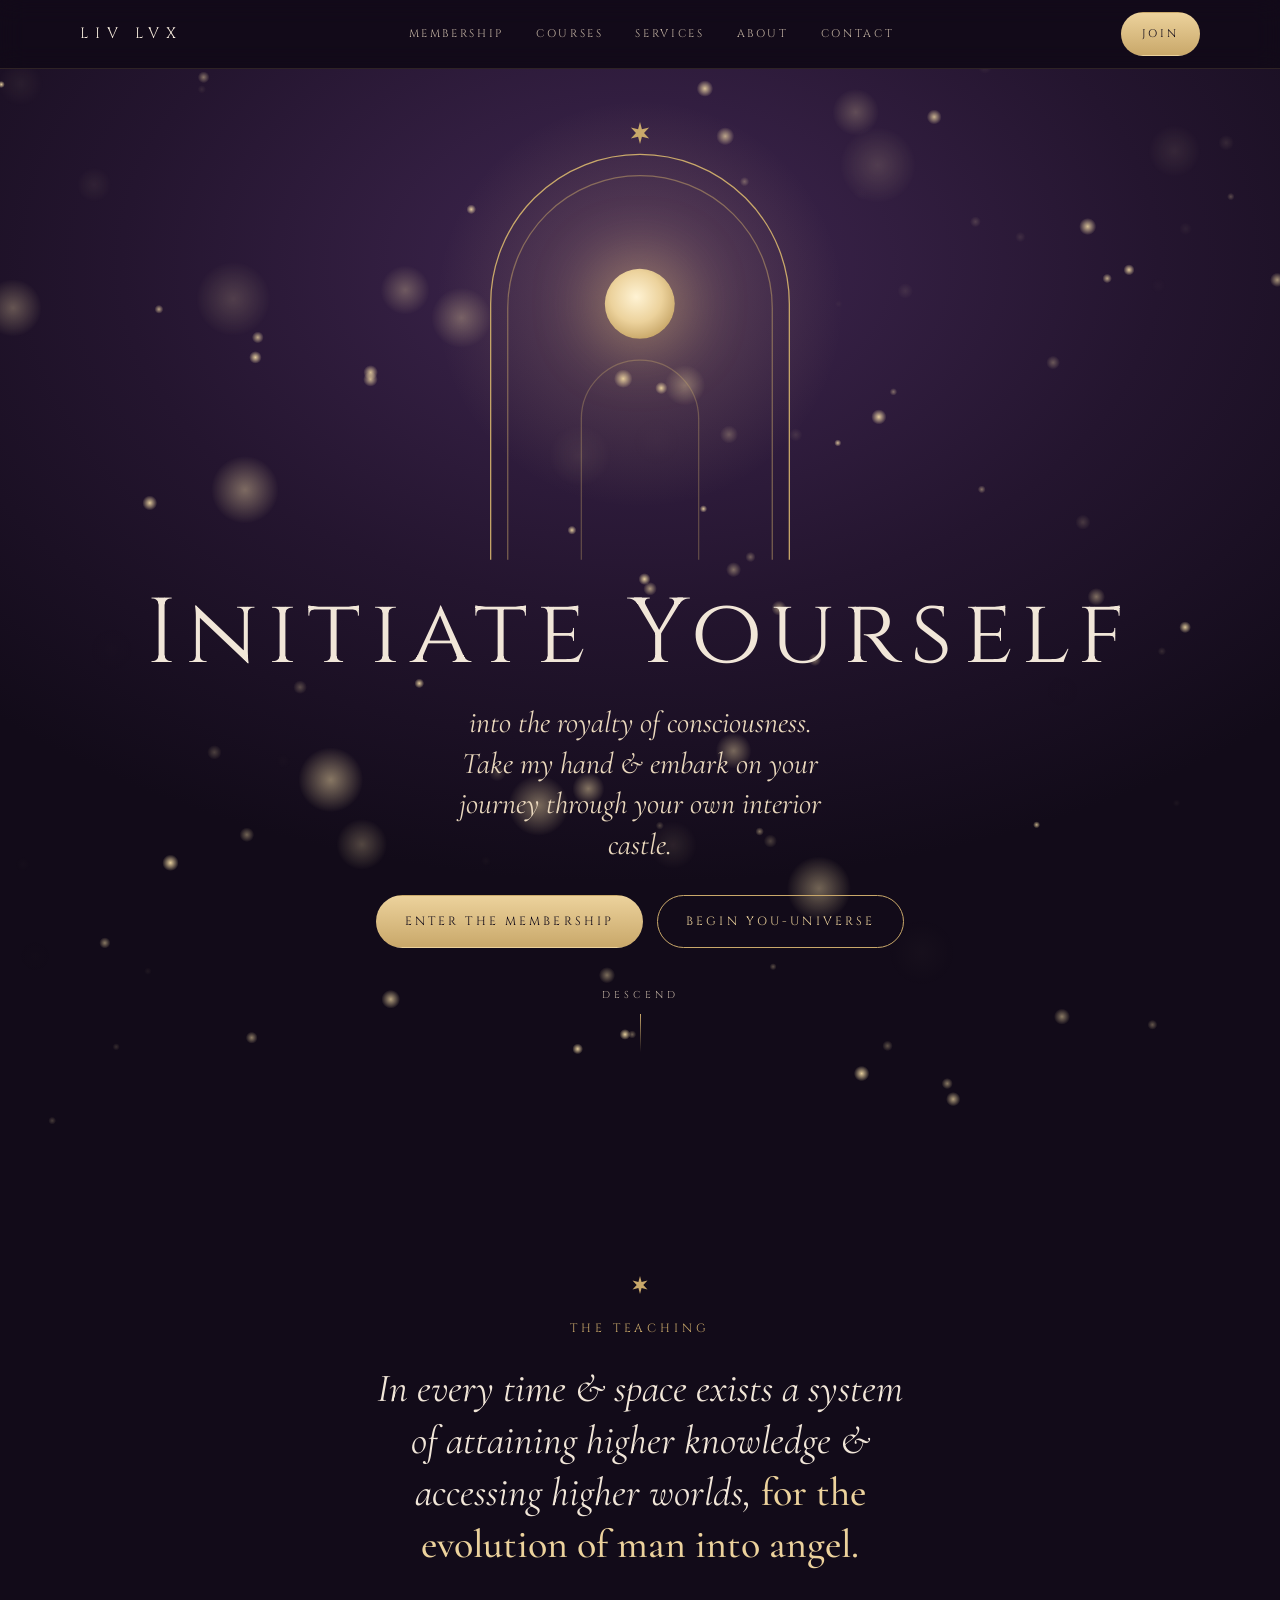
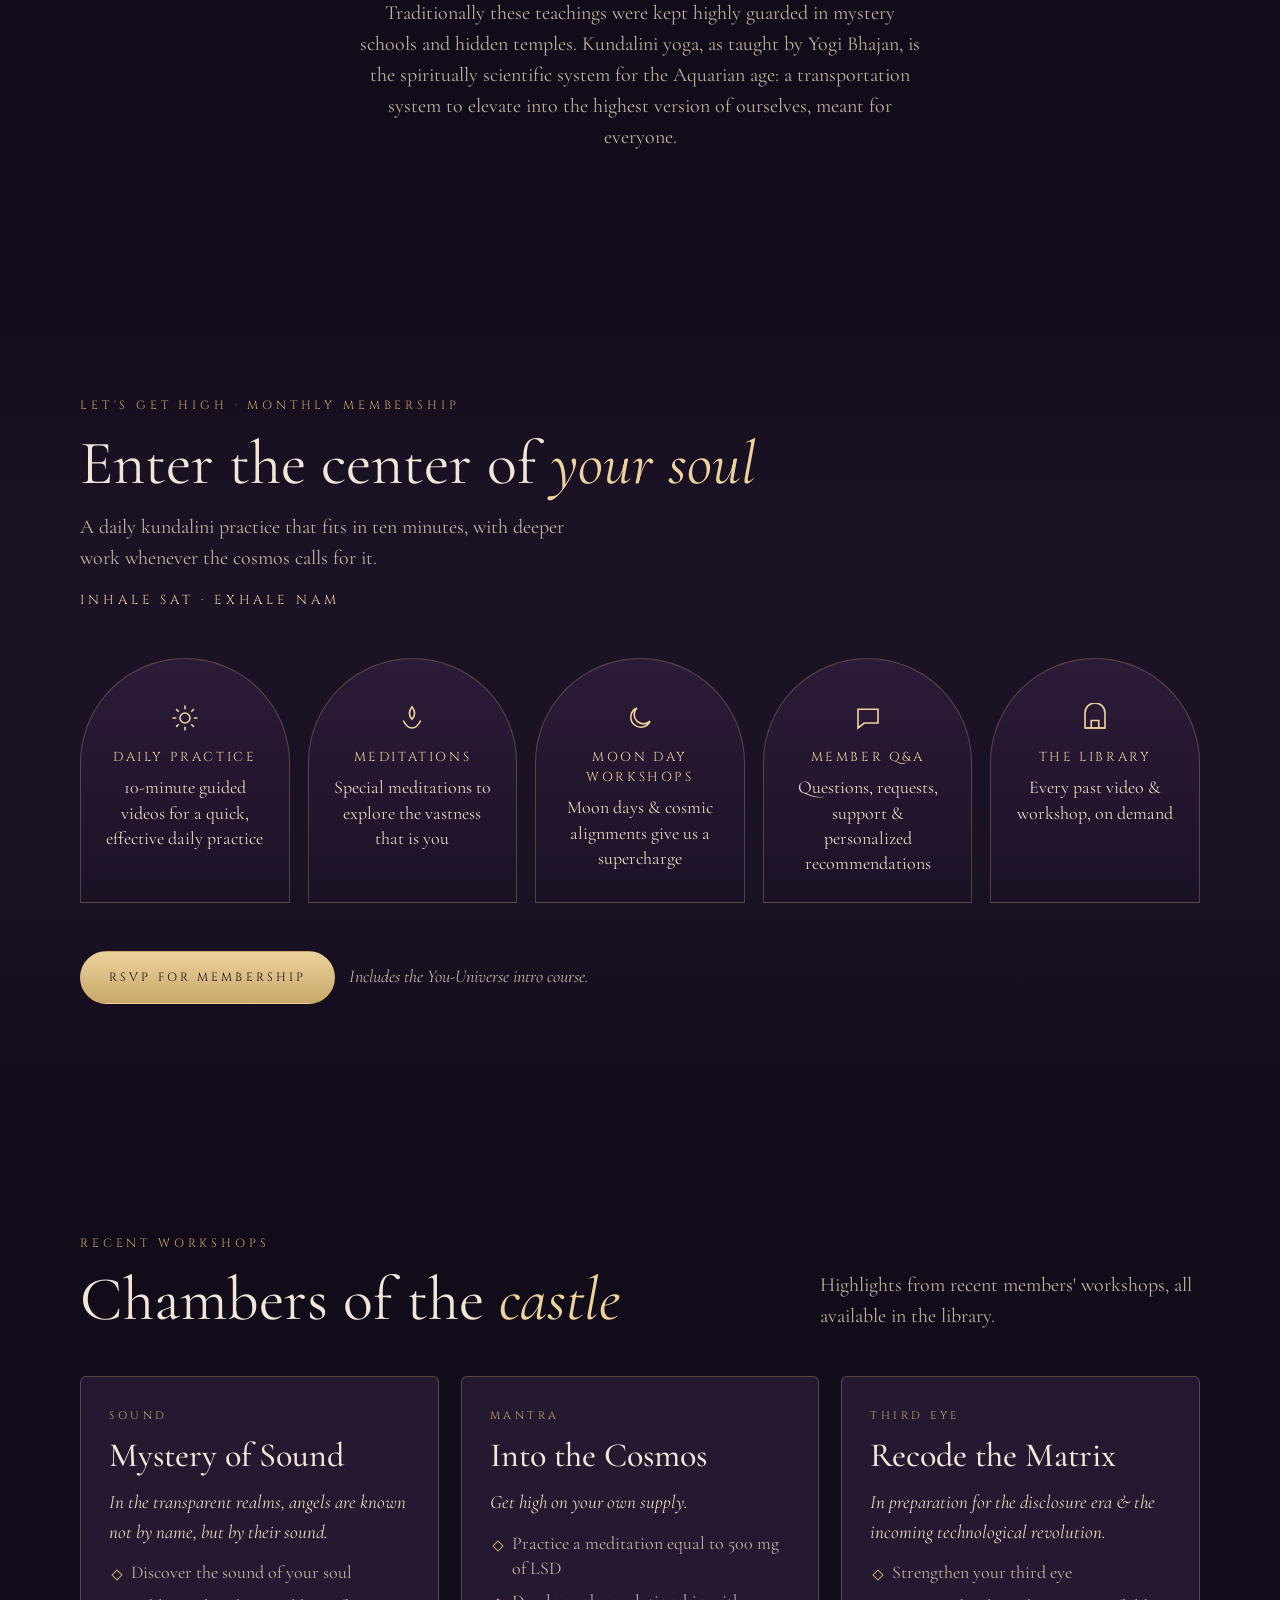
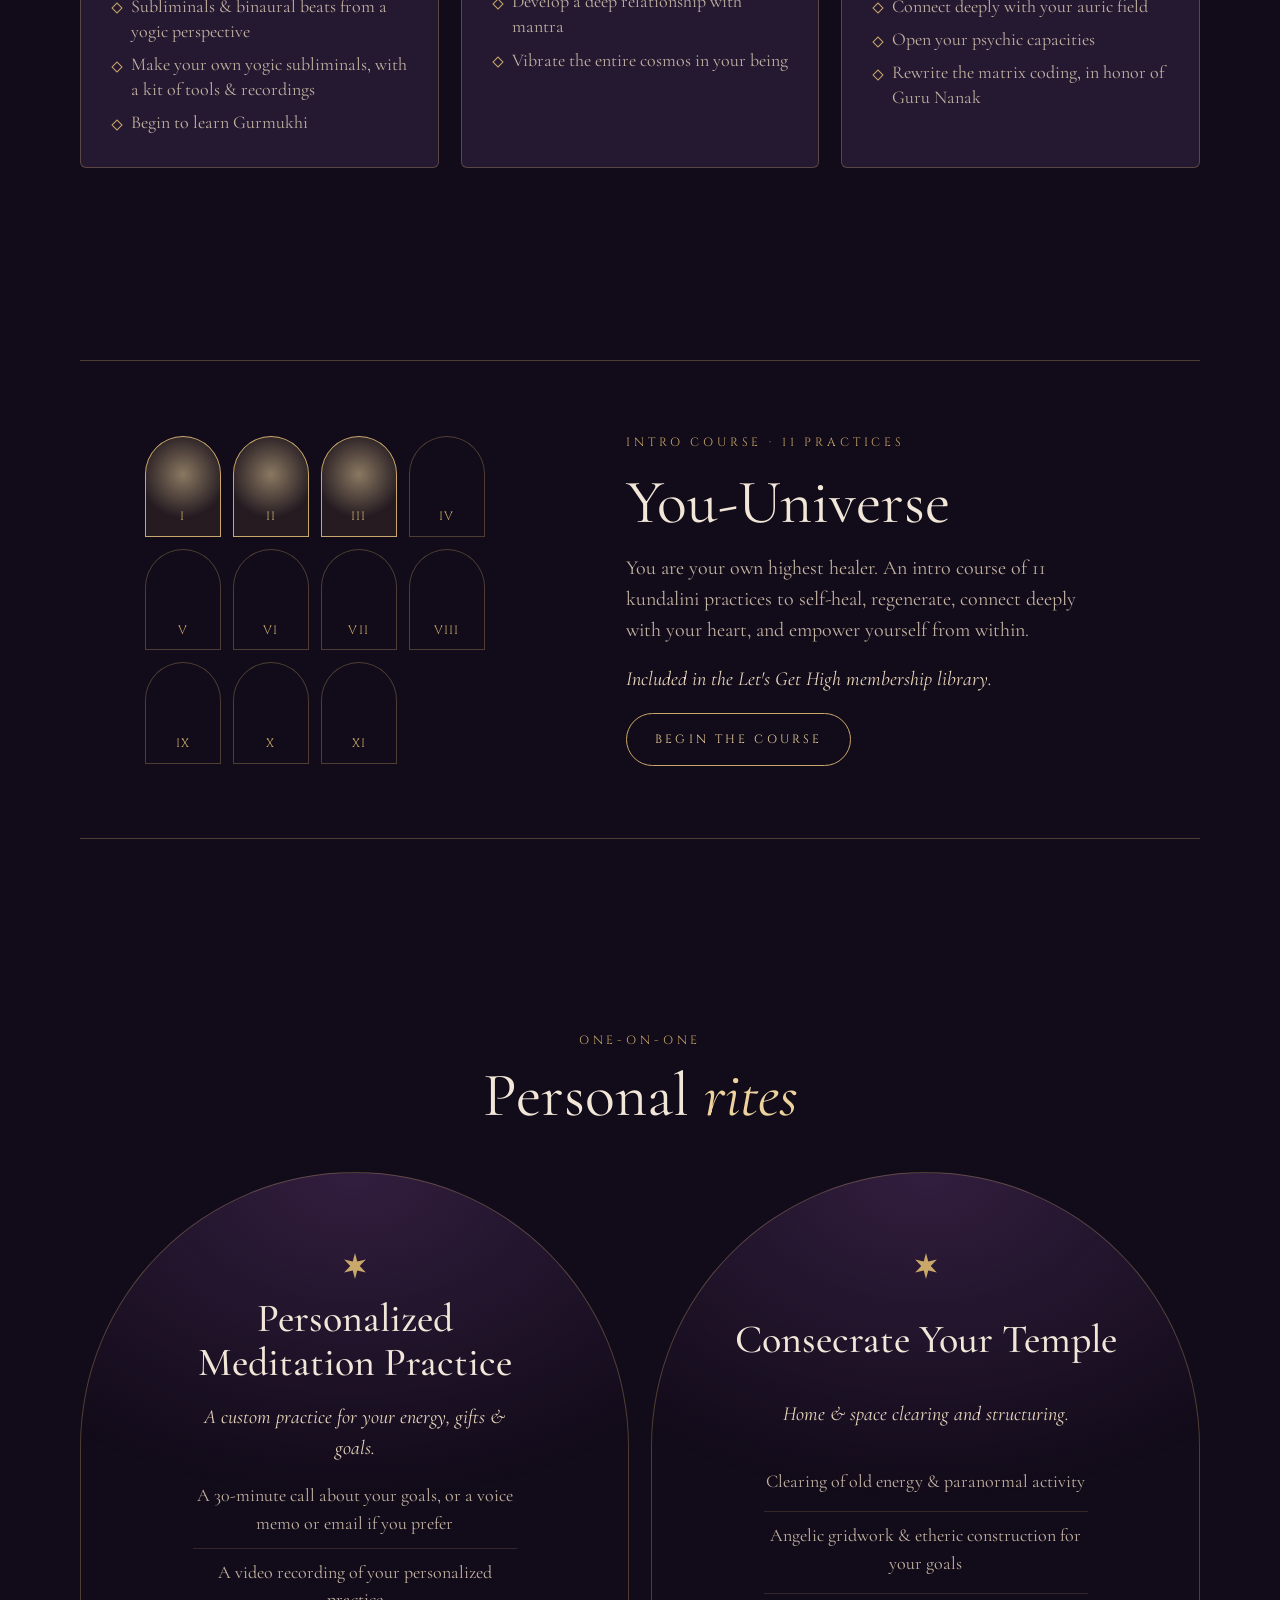
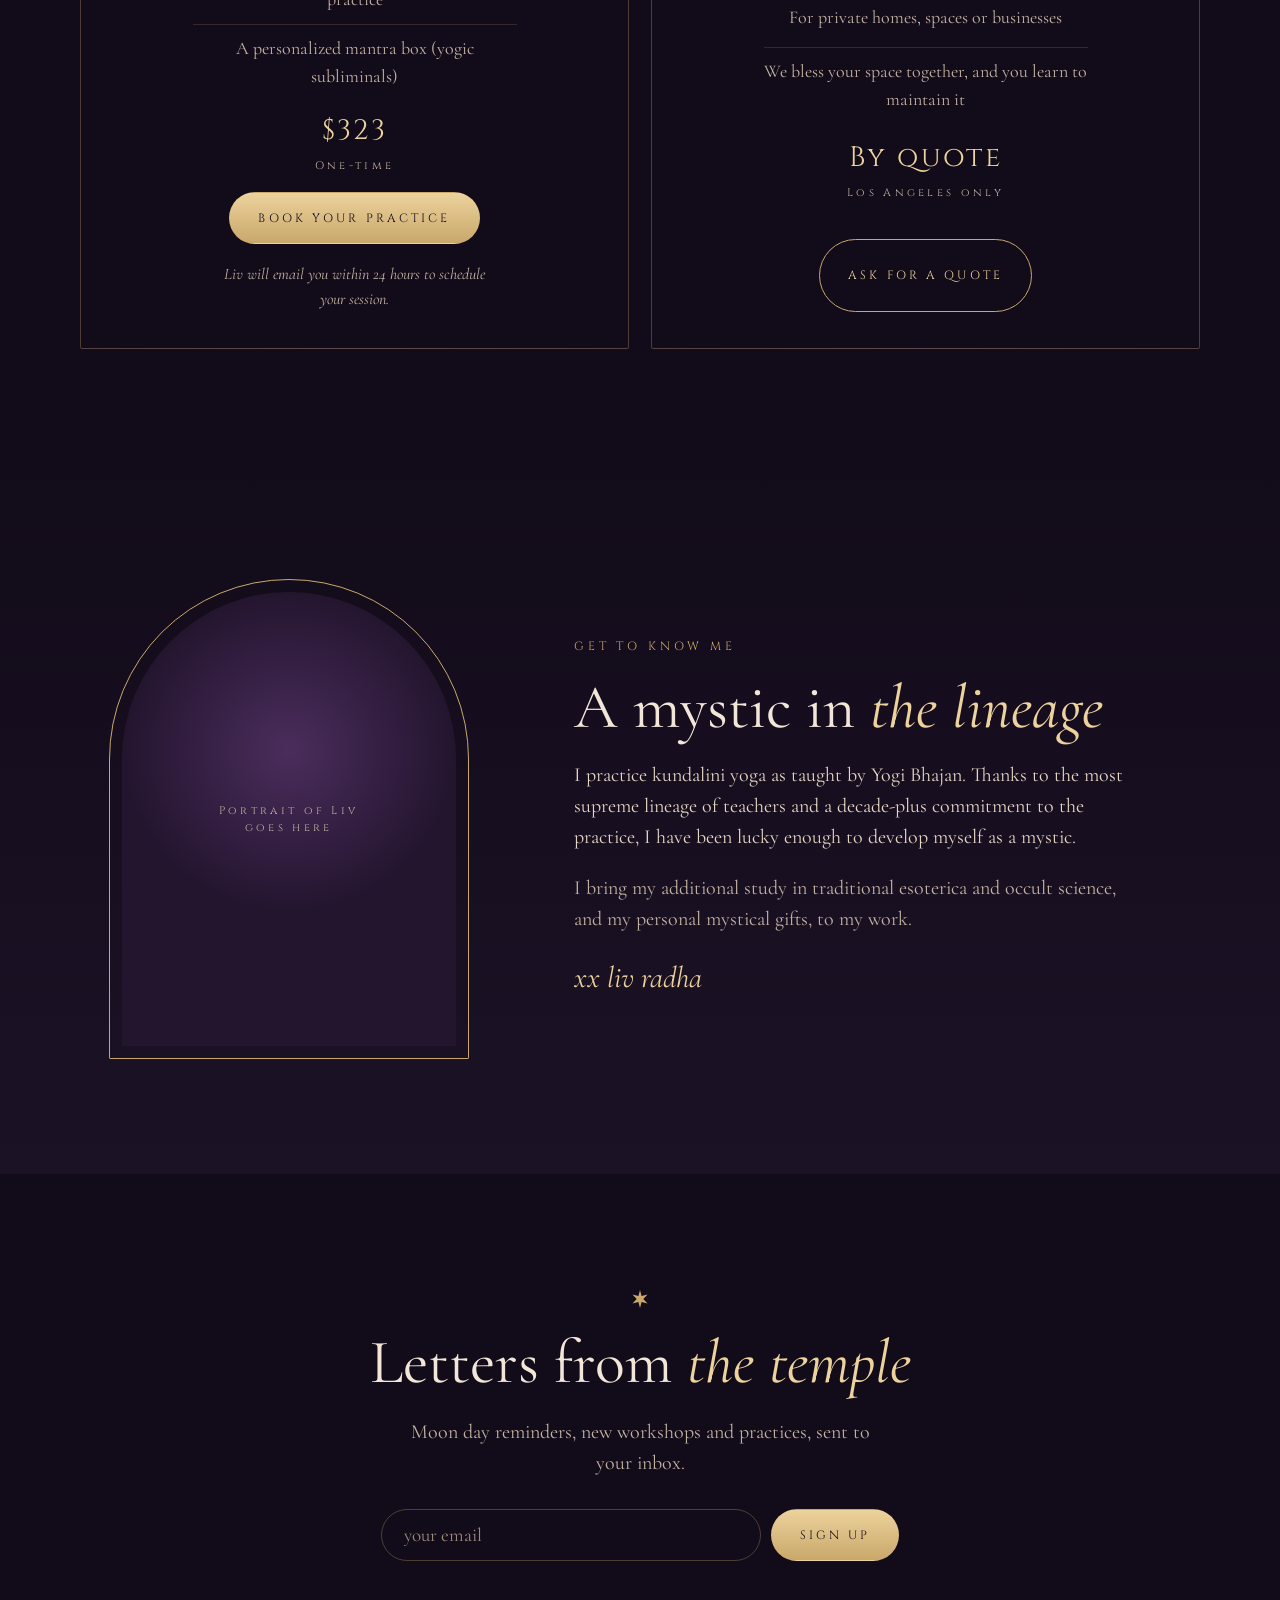
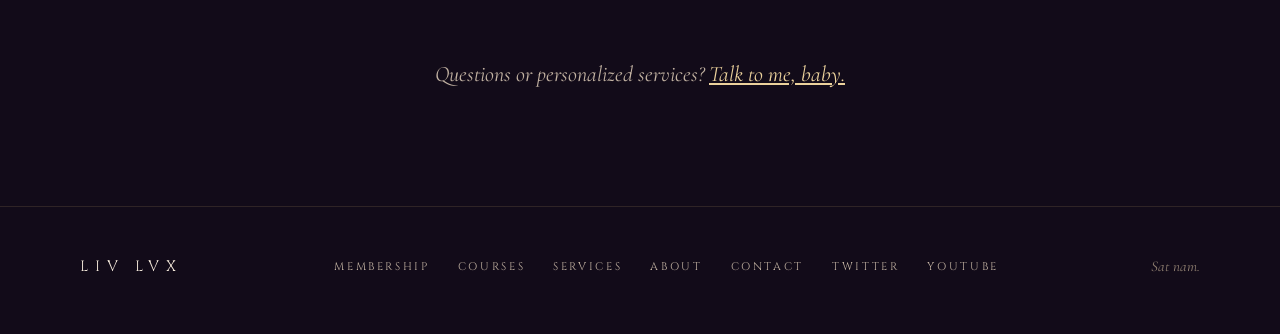
<file: index.html>
<!doctype html>
<html lang="en">
<head>
<meta charset="utf-8">
<meta name="viewport" content="width=device-width, initial-scale=1, viewport-fit=cover">
<title>LIV LVX · Kundalini yoga with Liv Radha</title>
<meta name="description" content="Initiate yourself into the royalty of consciousness. Kundalini yoga membership, courses and personal practices with Liv Radha.">
<meta property="og:title" content="LIV LVX · Kundalini yoga with Liv Radha">
<meta property="og:description" content="Initiate yourself into the royalty of consciousness. Kundalini yoga membership, courses and personal practices with Liv Radha.">
<meta property="og:type" content="website">
<meta name="theme-color" content="#120b19">
<link rel="icon" href="/favicon.svg" type="image/svg+xml">
<link rel="preconnect" href="https://fonts.googleapis.com">
<link rel="preconnect" href="https://fonts.gstatic.com" crossorigin>
<link rel="stylesheet" href="https://fonts.googleapis.com/css2?family=Cinzel:wght@400;500;600&family=Cormorant+Garamond:ital,wght@0,400;0,500;0,600;1,400;1,500&display=swap">
<link rel="stylesheet" href="/castle.css?v=4">
</head>
<body>
<a class="skip" href="#main">Skip to content</a>
<svg width="0" height="0" style="position:absolute" aria-hidden="true">
  <symbol id="star8" viewBox="0 0 24 24"><path fill="currentColor" d="M12 0l2.1 7.9L22 6l-5.6 6L22 18l-7.9-1.9L12 24l-2.1-7.9L2 18l5.6-6L2 6l7.9 1.9z"/></symbol>
</svg>
<nav class="nav gutter" aria-label="Main">
  <div class="inner">
    <a class="logo" href="/">LIV LVX</a>
    <button class="menu-toggle" type="button" aria-expanded="false" aria-controls="menu">Menu</button>
    <ul id="menu">
      <li><a href="/membership">Membership</a></li>
      <li><a href="/courses">Courses</a></li>
      <li><a href="/services">Services</a></li>
      <li><a href="/about">About</a></li>
      <li><a href="/contact">Contact</a></li>
    </ul>
    <a class="btn gold" href="/membership">Join</a>
  </div>
</nav>
<main id="main">

  <section class="gate gutter" id="top" aria-label="Welcome">
    <canvas id="dust" aria-hidden="true"></canvas>
    <div class="inner">
      <div class="arch" aria-hidden="true">
        <div class="halo"></div>
        <svg viewBox="0 0 300 400">
          <path pathLength="1" d="M10 400 V160 A140 140 0 0 1 290 160 V400"/>
          <path class="in" pathLength="1" d="M26 400 V164 A124 124 0 0 1 274 164 V400"/>
          <path class="door" pathLength="1" d="M95 400 V268 A55 55 0 0 1 205 268 V400"/>
        </svg>
        <div class="sun"></div>
        <svg class="keystone" viewBox="0 0 24 24"><use href="#star8"/></svg>
      </div>
      <h1>Initiate Yourself</h1>
      <p class="sub">into the royalty of consciousness. Take my hand &amp; embark on your journey through your own interior castle.</p>
      <div class="ctas">
        <a class="btn gold" href="/membership">Enter the membership</a>
        <a class="btn line" href="/courses">Begin You-Universe</a>
      </div>
      <a class="cue" href="#teaching">DESCEND<span></span></a>
    </div>
  </section>

  <section class="teaching gutter" id="teaching" aria-labelledby="teach-h">
    <div class="inner">
      <div class="star"><svg><use href="#star8"/></svg></div>
      <h2 id="teach-h" class="rite" style="font-family:var(--f-rite);font-size:12px">The teaching</h2>
      <blockquote>In every time &amp; space exists a system of attaining higher knowledge &amp; accessing higher worlds, <b>for the evolution of man into angel.</b></blockquote>
      <p>Traditionally these teachings were kept highly guarded in mystery schools and hidden temples. Kundalini yoga, as taught by Yogi Bhajan, is the spiritually scientific system for the Aquarian age: a transportation system to elevate into the highest version of ourselves, meant for everyone.</p>
    </div>
  </section>

  <section class="member gutter" id="membership" aria-labelledby="mem-h">
    <div class="inner">
      <header>
        <span class="rite">Let's Get High · Monthly membership</span>
        <h2 id="mem-h">Enter the center of <em>your soul</em></h2>
        <p>A daily kundalini practice that fits in ten minutes, with deeper work whenever the cosmos calls for it.</p>
        <span class="mantra">INHALE SAT · EXHALE NAM</span>
      </header>
      <div class="perks">
        <article class="perk">
          <svg viewBox="0 0 24 24" fill="none" stroke="currentColor" stroke-width="1.3"><circle cx="12" cy="12" r="4"/><path d="M12 2v3M12 19v3M2 12h3M19 12h3M4.9 4.9l2.1 2.1M17 17l2.1 2.1M4.9 19.1L7 17M17 7l2.1-2.1"/></svg>
          <h3>Daily practice</h3><p>10-minute guided videos for a quick, effective daily practice</p>
        </article>
        <article class="perk">
          <svg viewBox="0 0 24 24" fill="none" stroke="currentColor" stroke-width="1.3"><path d="M12 3c-3 4-3 7 0 10 3-3 3-6 0-10z"/><path d="M5 14c2 4 5 6 7 6s5-2 7-6"/></svg>
          <h3>Meditations</h3><p>Special meditations to explore the vastness that is you</p>
        </article>
        <article class="perk">
          <svg viewBox="0 0 24 24" fill="none" stroke="currentColor" stroke-width="1.3"><path d="M20 14.5A8 8 0 1 1 9.5 4a6.5 6.5 0 0 0 10.5 10.5z"/></svg>
          <h3>Moon day workshops</h3><p>Moon days &amp; cosmic alignments give us a supercharge</p>
        </article>
        <article class="perk">
          <svg viewBox="0 0 24 24" fill="none" stroke="currentColor" stroke-width="1.3"><path d="M4 5h16v11H9l-5 4z"/></svg>
          <h3>Member Q&amp;A</h3><p>Questions, requests, support &amp; personalized recommendations</p>
        </article>
        <article class="perk">
          <svg viewBox="0 0 24 24" fill="none" stroke="currentColor" stroke-width="1.3"><path d="M4 20V8a8 8 0 0 1 16 0v12z"/><path d="M4 20h16M9 20v-6h6v6"/></svg>
          <h3>The library</h3><p>Every past video &amp; workshop, on demand</p>
        </article>
      </div>
      <div class="ctas">
        <a class="btn gold" href="/membership">RSVP for membership</a>
        <span class="note">Includes the You-Universe intro course.</span>
      </div>
    </div>
  </section>

  <section class="workshops gutter" id="workshops" aria-labelledby="ws-h">
    <div class="inner">
      <header>
        <div style="display:grid;gap:14px"><span class="rite">Recent workshops</span><h2 id="ws-h">Chambers of the <em>castle</em></h2></div>
        <p>Highlights from recent members' workshops, all available in the library.</p>
      </header>
      <div class="ws">
        <article class="card">
          <span class="rite">Sound</span>
          <h3>Mystery of Sound</h3>
          <p class="lede">In the transparent realms, angels are known not by name, but by their sound.</p>
          <ul>
            <li>Discover the sound of your soul</li>
            <li>Subliminals &amp; binaural beats from a yogic perspective</li>
            <li>Make your own yogic subliminals, with a kit of tools &amp; recordings</li>
            <li>Begin to learn Gurmukhi</li>
          </ul>
        </article>
        <article class="card">
          <span class="rite">Mantra</span>
          <h3>Into the Cosmos</h3>
          <p class="lede">Get high on your own supply.</p>
          <ul>
            <li>Practice a meditation equal to 500 mg of LSD</li>
            <li>Develop a deep relationship with mantra</li>
            <li>Vibrate the entire cosmos in your being</li>
          </ul>
        </article>
        <article class="card">
          <span class="rite">Third eye</span>
          <h3>Recode the Matrix</h3>
          <p class="lede">In preparation for the disclosure era &amp; the incoming technological revolution.</p>
          <ul>
            <li>Strengthen your third eye</li>
            <li>Connect deeply with your auric field</li>
            <li>Open your psychic capacities</li>
            <li>Rewrite the matrix coding, in honor of Guru Nanak</li>
          </ul>
        </article>
      </div>
    </div>
  </section>

  <section class="course gutter" id="course" aria-labelledby="course-h">
    <div class="inner">
      <div class="eleven" aria-hidden="true" data-eleven=""></div>
      <div class="copy">
        <span class="rite">Intro course · 11 practices</span>
        <h2 id="course-h">You-Universe</h2>
        <p>You are your own highest healer. An intro course of 11 kundalini practices to self-heal, regenerate, connect deeply with your heart, and empower yourself from within.</p>
        <p class="inc">Included in the Let's Get High membership library.</p>
        <div><a class="btn line" href="/courses">Begin the course</a></div>
      </div>
    </div>
  </section>

  <section class="services gutter" id="services" aria-labelledby="svc-h">
    <div class="inner">
      <div style="display:grid;gap:14px;justify-items:center;text-align:center">
        <span class="rite">One-on-one</span>
        <h2 id="svc-h">Personal <em>rites</em></h2>
      </div>
      <div class="svc">
        <article class="offer">
          <svg width="26" height="26" style="color:var(--gold)" aria-hidden="true"><use href="#star8"/></svg>
          <h3>Personalized Meditation Practice</h3>
          <p class="lede">A custom practice for your energy, gifts &amp; goals.</p>
          <ul>
            <li>A 30-minute call about your goals, or a voice memo or email if you prefer</li>
            <li>A video recording of your personalized practice</li>
            <li>A personalized mantra box (yogic subliminals)</li>
          </ul>
          <div class="price">$323<small>One-time</small></div>
          <a class="btn gold" href="/services">Book your practice</a>
          <p class="fine">Liv will email you within 24 hours to schedule your session.</p>
        </article>
        <article class="offer">
          <svg width="26" height="26" style="color:var(--gold)" aria-hidden="true"><use href="#star8"/></svg>
          <h3>Consecrate Your Temple</h3>
          <p class="lede">Home &amp; space clearing and structuring.</p>
          <ul>
            <li>Clearing of old energy &amp; paranormal activity</li>
            <li>Angelic gridwork &amp; etheric construction for your goals</li>
            <li>For private homes, spaces or businesses</li>
            <li>We bless your space together, and you learn to maintain it</li>
          </ul>
          <div class="price">By quote<small>Los Angeles only</small></div>
          <a class="btn line" href="/contact">Ask for a quote</a>
        </article>
      </div>
    </div>
  </section>

  <section class="about gutter" id="about" aria-labelledby="about-h">
    <div class="inner">
      <div class="portrait"><div>Portrait of Liv<br>goes here</div></div>
      <div class="copy">
        <span class="rite">Get to know me</span>
        <h2 id="about-h">A mystic in <em>the lineage</em></h2>
        <p>I practice kundalini yoga as taught by Yogi Bhajan. Thanks to the most supreme lineage of teachers and a decade-plus commitment to the practice, I have been lucky enough to develop myself as a mystic.</p>
        <p class="small">I bring my additional study in traditional esoterica and occult science, and my personal mystical gifts, to my work.</p>
        <span class="sign">xx liv radha</span>
      </div>
    </div>
  </section>

  <section class="letter gutter" id="letter" aria-labelledby="letter-h">
    <div class="inner">
      <div class="star"><svg><use href="#star8"/></svg></div>
      <h2 id="letter-h">Letters from <em>the temple</em></h2>
      <p>Moon day reminders, new workshops and practices, sent to your inbox.</p>
      <form class="signup" id="signup" novalidate>
        <label for="email">Email address</label>
        <input id="email" name="email" type="email" autocomplete="email" placeholder="your email" required>
        <button class="btn gold" type="submit">Sign up</button>
      </form>
      <p id="signup-msg" aria-live="polite"></p>
      <p class="contact">Questions or personalized services? <a href="/contact">Talk to me, baby.</a></p>
    </div>
  </section>
</main>
<footer class="gutter">
  <div class="inner">
    <a class="logo" href="/">LIV LVX</a>
    <ul>
      <li><a href="/membership">Membership</a></li>
      <li><a href="/courses">Courses</a></li>
      <li><a href="/services">Services</a></li>
      <li><a href="/about">About</a></li>
      <li><a href="/contact">Contact</a></li>
      <li><a href="https://twitter.com/blonde">Twitter</a></li>
      <li><a href="https://www.youtube.com/@bl0nde">YouTube</a></li>
    </ul>
    <small>Sat nam.</small>
  </div>
</footer>
<script src="/castle.js?v=4"></script>
</body>
</html>
</file>
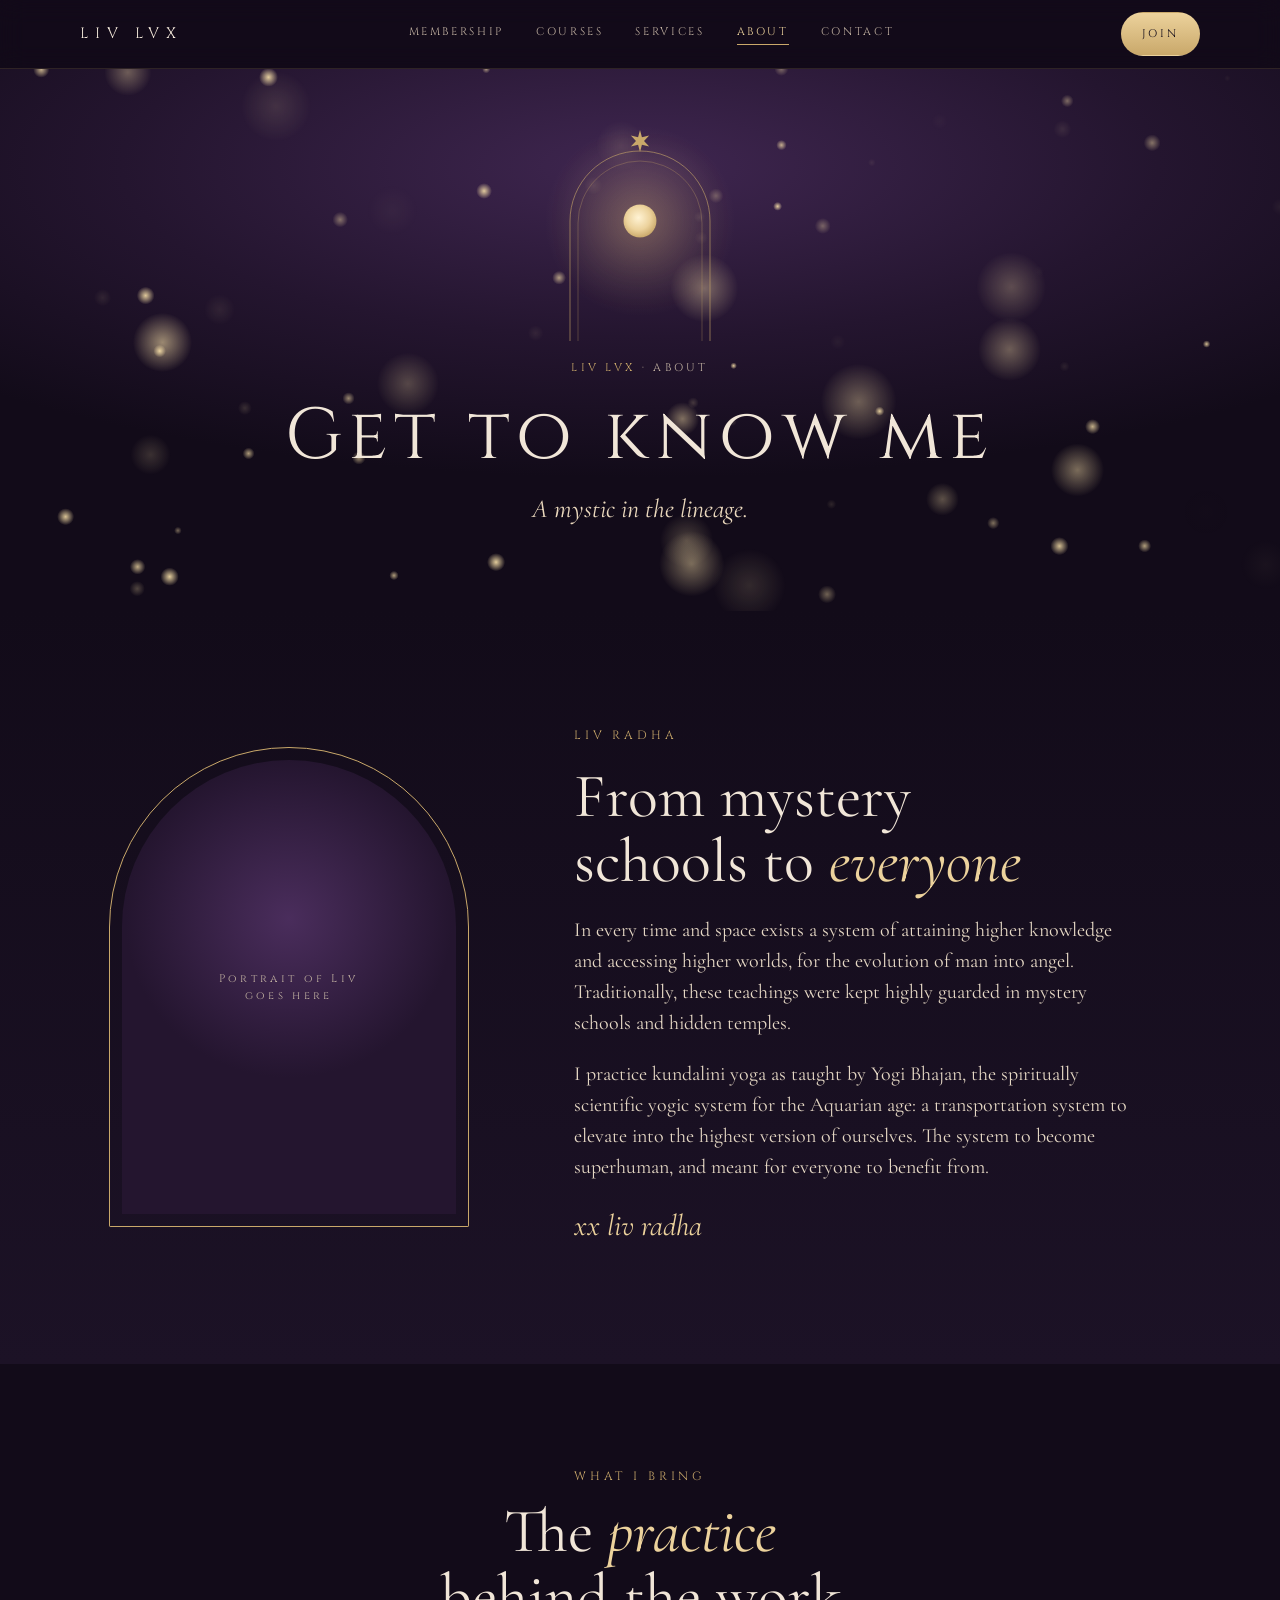
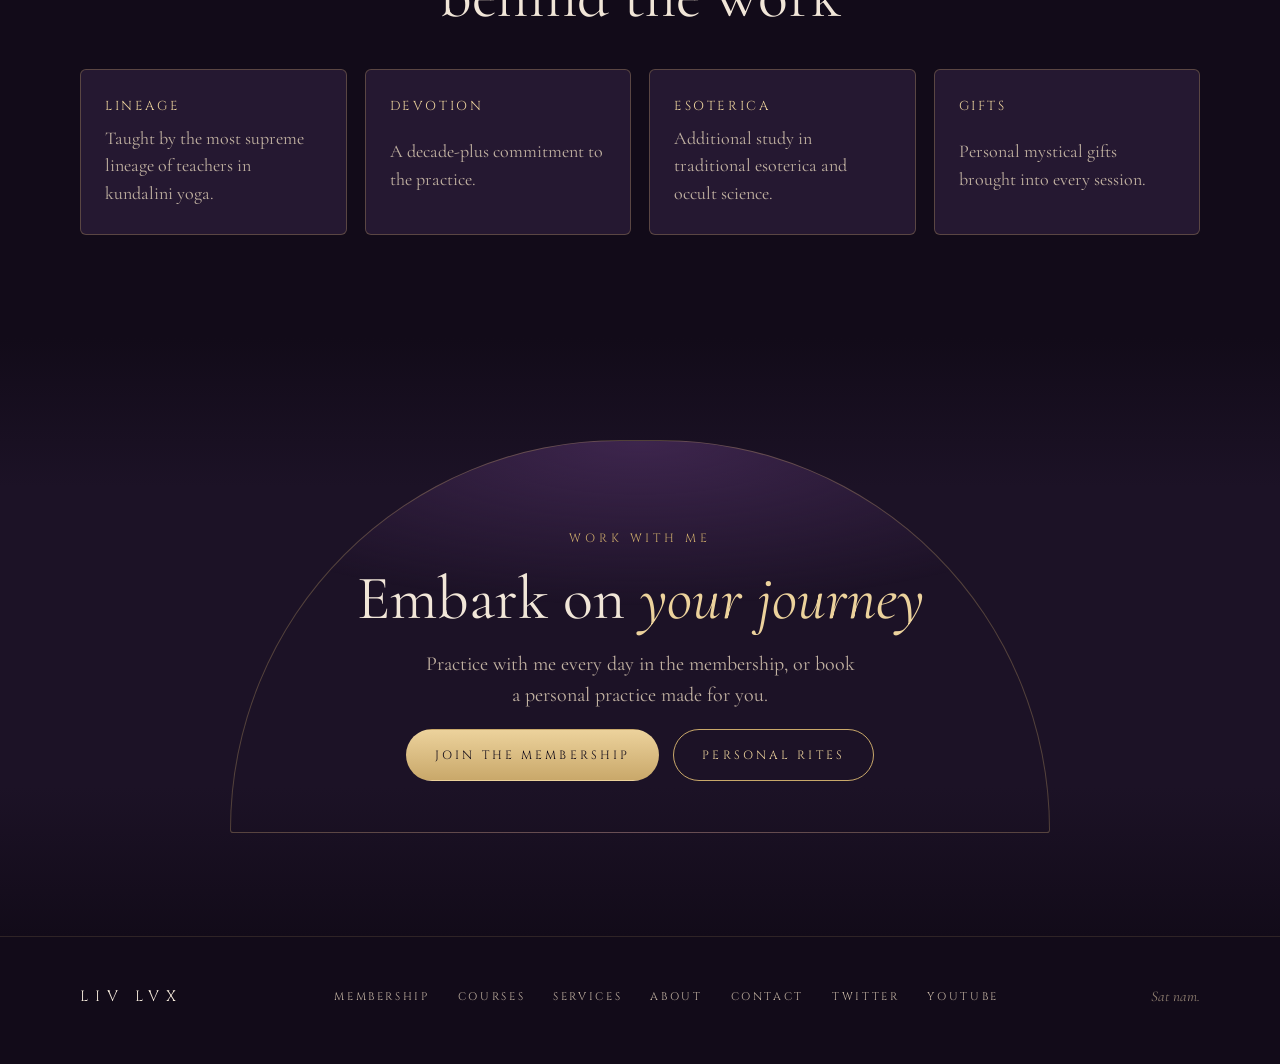
<file: about.html>
<!doctype html>
<html lang="en">
<head>
<meta charset="utf-8">
<meta name="viewport" content="width=device-width, initial-scale=1, viewport-fit=cover">
<title>About Liv Radha · LIV LVX</title>
<meta name="description" content="Liv Radha practices kundalini yoga as taught by Yogi Bhajan, with a decade-plus commitment to the practice and study in esoterica and occult science.">
<meta property="og:title" content="About Liv Radha · LIV LVX">
<meta property="og:description" content="Liv Radha practices kundalini yoga as taught by Yogi Bhajan, with a decade-plus commitment to the practice and study in esoterica and occult science.">
<meta property="og:type" content="website">
<meta name="theme-color" content="#120b19">
<link rel="icon" href="/favicon.svg" type="image/svg+xml">
<link rel="preconnect" href="https://fonts.googleapis.com">
<link rel="preconnect" href="https://fonts.gstatic.com" crossorigin>
<link rel="stylesheet" href="https://fonts.googleapis.com/css2?family=Cinzel:wght@400;500;600&family=Cormorant+Garamond:ital,wght@0,400;0,500;0,600;1,400;1,500&display=swap">
<link rel="stylesheet" href="/castle.css?v=4">
</head>
<body>
<a class="skip" href="#main">Skip to content</a>
<svg width="0" height="0" style="position:absolute" aria-hidden="true">
  <symbol id="star8" viewBox="0 0 24 24"><path fill="currentColor" d="M12 0l2.1 7.9L22 6l-5.6 6L22 18l-7.9-1.9L12 24l-2.1-7.9L2 18l5.6-6L2 6l7.9 1.9z"/></symbol>
</svg>
<nav class="nav gutter" aria-label="Main">
  <div class="inner">
    <a class="logo" href="/">LIV LVX</a>
    <button class="menu-toggle" type="button" aria-expanded="false" aria-controls="menu">Menu</button>
    <ul id="menu">
      <li><a href="/membership">Membership</a></li>
      <li><a href="/courses">Courses</a></li>
      <li><a href="/services">Services</a></li>
      <li><a href="/about" aria-current="page">About</a></li>
      <li><a href="/contact">Contact</a></li>
    </ul>
    <a class="btn gold" href="/membership">Join</a>
  </div>
</nav>
<main id="main">
  <section class="gate pagegate gutter" aria-label="Get to know me">
    <canvas id="dust" aria-hidden="true"></canvas>
    <div class="inner">
      <div class="arch" aria-hidden="true">
        <div class="halo"></div>
        <svg viewBox="0 0 300 400">
          <path pathLength="1" d="M10 400 V160 A140 140 0 0 1 290 160 V400"/>
          <path class="in" pathLength="1" d="M26 400 V164 A124 124 0 0 1 274 164 V400"/>
        </svg>
        <div class="sun"></div>
        <svg class="keystone" viewBox="0 0 24 24"><use href="#star8"/></svg>
      </div>
      <span class="crumb"><a href="/">Liv Lvx</a> · About</span>
      <h1>Get to know me</h1>
      <p class="sub">A mystic in the lineage.</p>
    </div>
  </section>

  <section class="about gutter" aria-labelledby="about-h">
    <div class="inner">
      <div class="portrait"><div>Portrait of Liv<br>goes here</div></div>
      <div class="copy">
        <span class="rite">Liv Radha</span>
        <h2 id="about-h">From mystery schools to <em>everyone</em></h2>
        <p>In every time and space exists a system of attaining higher knowledge and accessing higher worlds, for the evolution of man into angel. Traditionally, these teachings were kept highly guarded in mystery schools and hidden temples.</p>
        <p>I practice kundalini yoga as taught by Yogi Bhajan, the spiritually scientific yogic system for the Aquarian age: a transportation system to elevate into the highest version of ourselves. The system to become superhuman, and meant for everyone to benefit from.</p>
        <span class="sign">xx liv radha</span>
      </div>
    </div>
  </section>

  <section class="chamber gutter" aria-labelledby="path-h">
    <div class="inner">
      <div class="head center">
        <span class="rite">What I bring</span>
        <h2 id="path-h">The <em>practice</em> behind the work</h2>
      </div>
      <div class="facets">
        <article class="facet"><h3>Lineage</h3><p>Taught by the most supreme lineage of teachers in kundalini yoga.</p></article>
        <article class="facet"><h3>Devotion</h3><p>A decade-plus commitment to the practice.</p></article>
        <article class="facet"><h3>Esoterica</h3><p>Additional study in traditional esoterica and occult science.</p></article>
        <article class="facet"><h3>Gifts</h3><p>Personal mystical gifts brought into every session.</p></article>
      </div>
    </div>
  </section>

  <section class="chamber alt gutter" aria-labelledby="work-h">
    <div class="inner">
      <div class="altar">
        <span class="rite">Work with me</span>
        <h2 id="work-h">Embark on <em>your journey</em></h2>
        <p>Practice with me every day in the membership, or book a personal practice made for you.</p>
        <div class="ctas"><a class="btn gold" href="/membership">Join the membership</a><a class="btn line" href="/services">Personal rites</a></div>
      </div>
    </div>
  </section>
</main>
<footer class="gutter">
  <div class="inner">
    <a class="logo" href="/">LIV LVX</a>
    <ul>
      <li><a href="/membership">Membership</a></li>
      <li><a href="/courses">Courses</a></li>
      <li><a href="/services">Services</a></li>
      <li><a href="/about">About</a></li>
      <li><a href="/contact">Contact</a></li>
      <li><a href="https://twitter.com/blonde">Twitter</a></li>
      <li><a href="https://www.youtube.com/@bl0nde">YouTube</a></li>
    </ul>
    <small>Sat nam.</small>
  </div>
</footer>
<script src="/castle.js?v=4"></script>
</body>
</html>
</file>
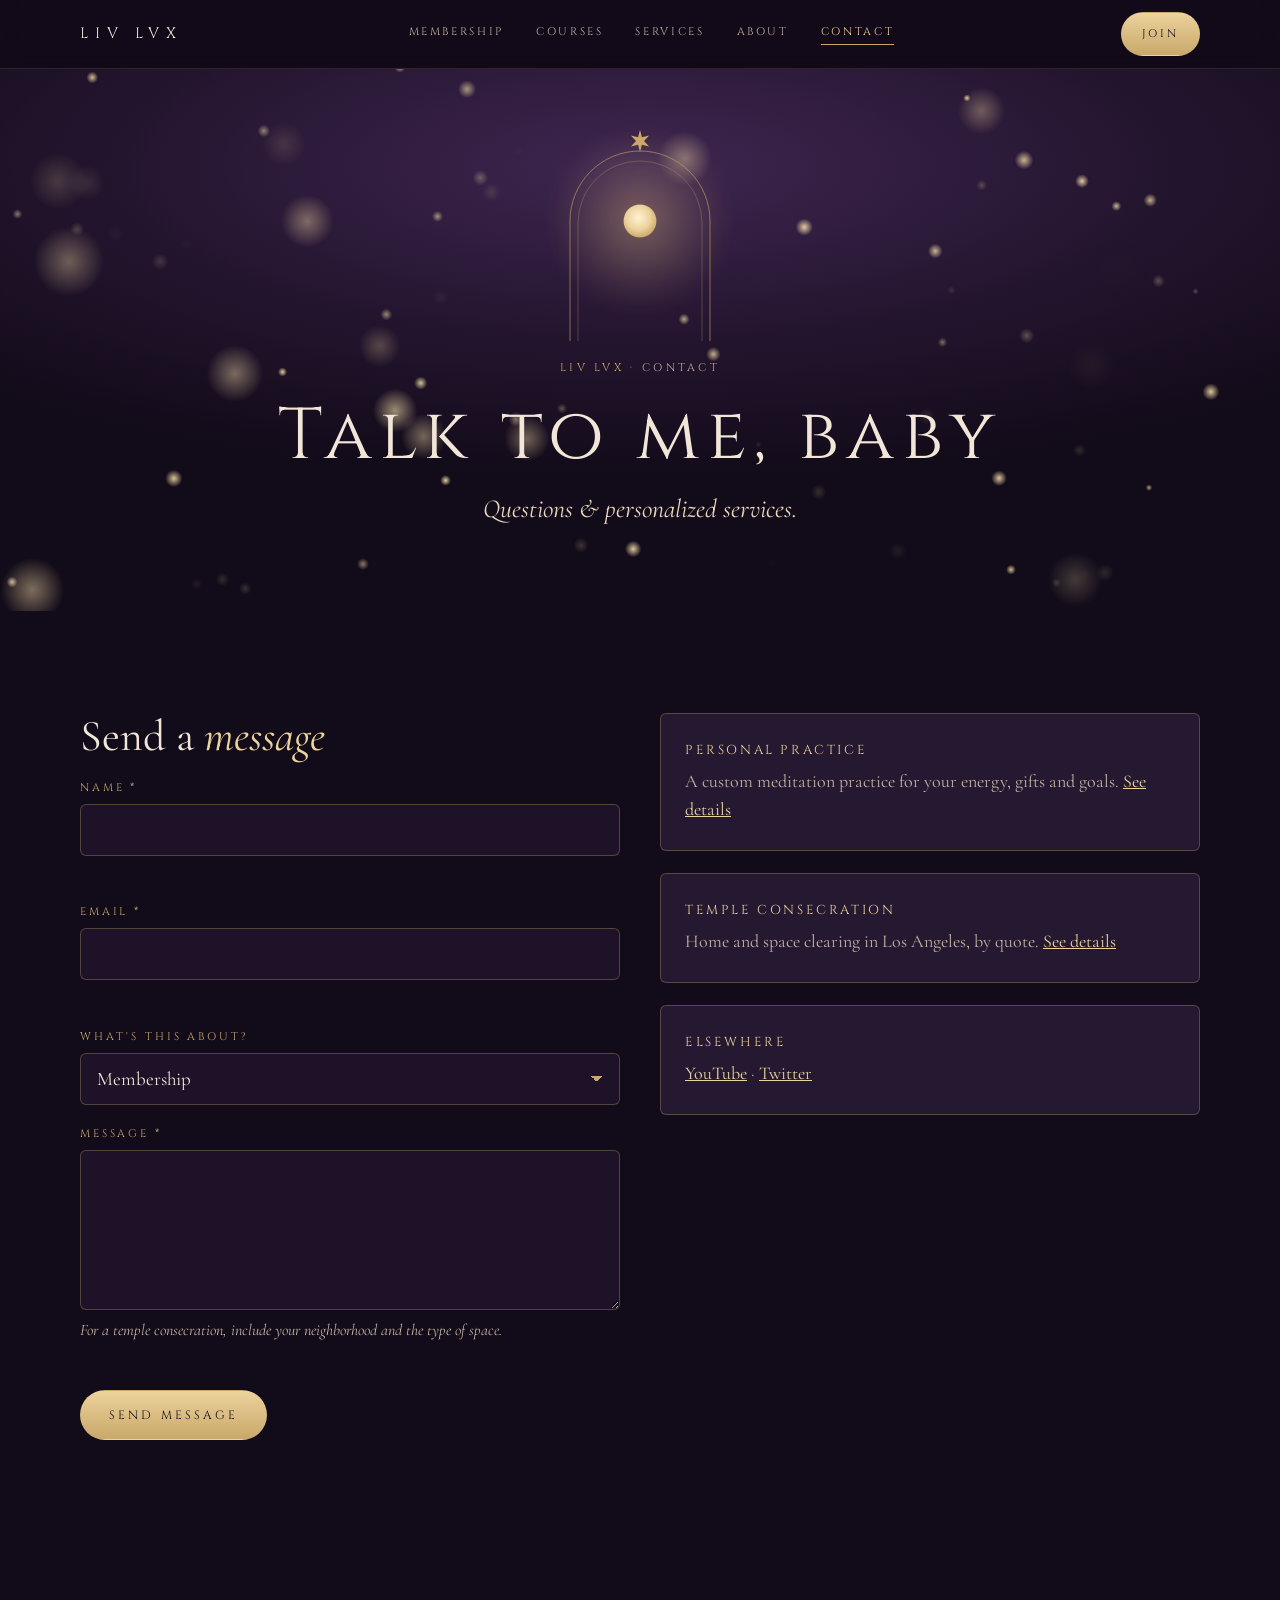
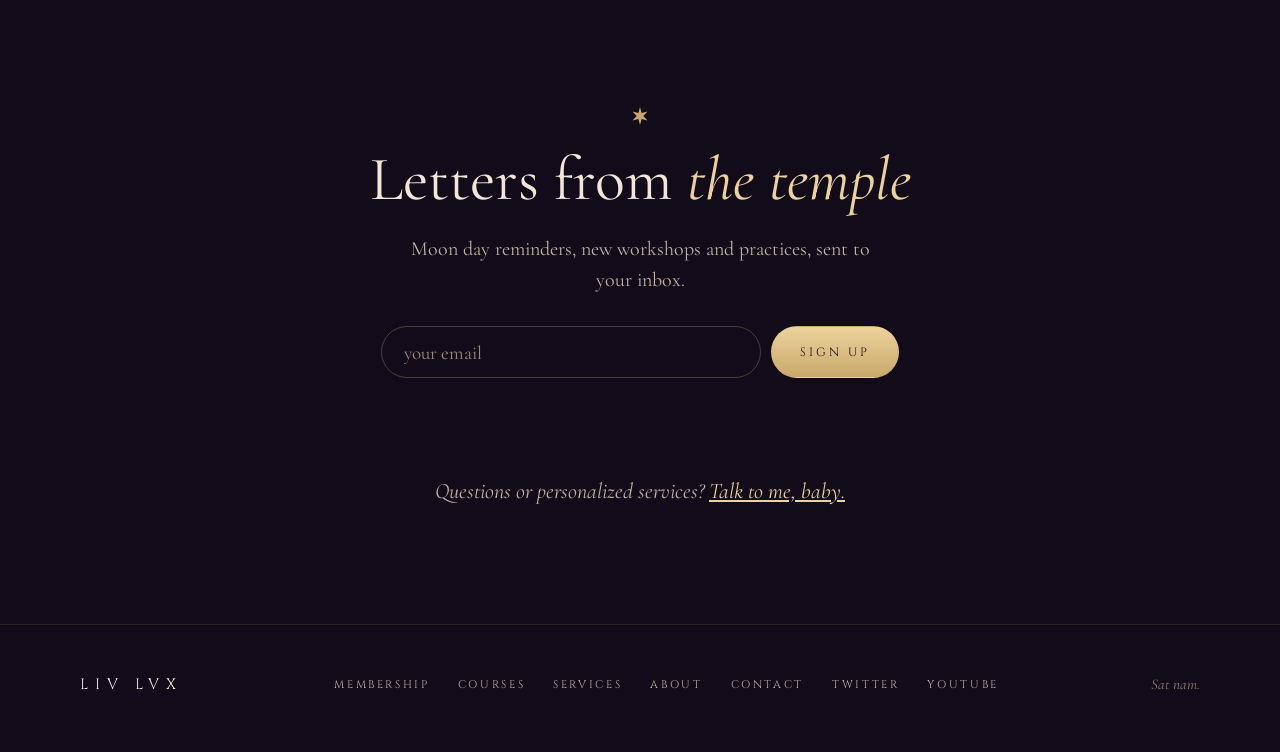
<file: contact.html>
<!doctype html>
<html lang="en">
<head>
<meta charset="utf-8">
<meta name="viewport" content="width=device-width, initial-scale=1, viewport-fit=cover">
<title>Contact · LIV LVX</title>
<meta name="description" content="Questions and personalized services: get in touch with Liv Radha.">
<meta property="og:title" content="Contact · LIV LVX">
<meta property="og:description" content="Questions and personalized services: get in touch with Liv Radha.">
<meta property="og:type" content="website">
<meta name="theme-color" content="#120b19">
<link rel="icon" href="/favicon.svg" type="image/svg+xml">
<link rel="preconnect" href="https://fonts.googleapis.com">
<link rel="preconnect" href="https://fonts.gstatic.com" crossorigin>
<link rel="stylesheet" href="https://fonts.googleapis.com/css2?family=Cinzel:wght@400;500;600&family=Cormorant+Garamond:ital,wght@0,400;0,500;0,600;1,400;1,500&display=swap">
<link rel="stylesheet" href="/castle.css?v=4">
</head>
<body>
<a class="skip" href="#main">Skip to content</a>
<svg width="0" height="0" style="position:absolute" aria-hidden="true">
  <symbol id="star8" viewBox="0 0 24 24"><path fill="currentColor" d="M12 0l2.1 7.9L22 6l-5.6 6L22 18l-7.9-1.9L12 24l-2.1-7.9L2 18l5.6-6L2 6l7.9 1.9z"/></symbol>
</svg>
<nav class="nav gutter" aria-label="Main">
  <div class="inner">
    <a class="logo" href="/">LIV LVX</a>
    <button class="menu-toggle" type="button" aria-expanded="false" aria-controls="menu">Menu</button>
    <ul id="menu">
      <li><a href="/membership">Membership</a></li>
      <li><a href="/courses">Courses</a></li>
      <li><a href="/services">Services</a></li>
      <li><a href="/about">About</a></li>
      <li><a href="/contact" aria-current="page">Contact</a></li>
    </ul>
    <a class="btn gold" href="/membership">Join</a>
  </div>
</nav>
<main id="main">
  <section class="gate pagegate gutter" aria-label="Talk to me, baby">
    <canvas id="dust" aria-hidden="true"></canvas>
    <div class="inner">
      <div class="arch" aria-hidden="true">
        <div class="halo"></div>
        <svg viewBox="0 0 300 400">
          <path pathLength="1" d="M10 400 V160 A140 140 0 0 1 290 160 V400"/>
          <path class="in" pathLength="1" d="M26 400 V164 A124 124 0 0 1 274 164 V400"/>
        </svg>
        <div class="sun"></div>
        <svg class="keystone" viewBox="0 0 24 24"><use href="#star8"/></svg>
      </div>
      <span class="crumb"><a href="/">Liv Lvx</a> · Contact</span>
      <h1>Talk to me, baby</h1>
      <p class="sub">Questions &amp; personalized services.</p>
    </div>
  </section>

  <section class="chamber gutter" aria-labelledby="form-h">
    <div class="inner split">
      <form class="form" id="contact-form" novalidate>
        <h2 id="form-h" style="font-size:clamp(32px,4vw,44px)">Send a <em>message</em></h2>
        <div class="field"><label for="c-name">Name <span class="req" aria-hidden="true">*</span></label>
          <input id="c-name" name="name" autocomplete="name" required data-need="Please add your name."><span class="err" id="c-name-err" aria-live="polite"></span></div>
        <div class="field"><label for="c-email">Email <span class="req" aria-hidden="true">*</span></label>
          <input id="c-email" name="email" type="email" autocomplete="email" required data-need="Please add your email so Liv can reply."><span class="err" id="c-email-err" aria-live="polite"></span></div>
        <div class="field"><label for="c-topic">What's this about?</label>
          <select id="c-topic" name="topic">
            <option>Membership</option><option>Personalized meditation practice</option><option>Consecrate your temple (LA)</option><option>Something else</option>
          </select></div>
        <div class="field"><label for="c-msg">Message <span class="req" aria-hidden="true">*</span></label>
          <textarea id="c-msg" name="message" required data-need="Please write a message."></textarea>
          <span class="help">For a temple consecration, include your neighborhood and the type of space.</span>
          <span class="err" id="c-msg-err" aria-live="polite"></span></div>
        <div><button class="btn gold" type="submit">Send message</button></div>
        <p id="contact-msg" aria-live="polite"></p>
      </form>
      <aside class="side">
        <article class="facet"><h3>Personal practice</h3><p>A custom meditation practice for your energy, gifts and goals. <a href="/services#practice">See details</a></p></article>
        <article class="facet"><h3>Temple consecration</h3><p>Home and space clearing in Los Angeles, by quote. <a href="/services#temple">See details</a></p></article>
        <article class="facet"><h3>Elsewhere</h3><p><a href="https://www.youtube.com/@bl0nde">YouTube</a> · <a href="https://twitter.com/blonde">Twitter</a></p></article>
      </aside>
    </div>
  </section>
  <section class="letter gutter" id="letter" aria-labelledby="letter-h">
    <div class="inner">
      <div class="star"><svg><use href="#star8"/></svg></div>
      <h2 id="letter-h">Letters from <em>the temple</em></h2>
      <p>Moon day reminders, new workshops and practices, sent to your inbox.</p>
      <form class="signup" id="signup" novalidate>
        <label for="email">Email address</label>
        <input id="email" name="email" type="email" autocomplete="email" placeholder="your email" required>
        <button class="btn gold" type="submit">Sign up</button>
      </form>
      <p id="signup-msg" aria-live="polite"></p>
      <p class="contact">Questions or personalized services? <a href="contact.html">Talk to me, baby.</a></p>
    </div>
  </section>
</main>
<footer class="gutter">
  <div class="inner">
    <a class="logo" href="/">LIV LVX</a>
    <ul>
      <li><a href="/membership">Membership</a></li>
      <li><a href="/courses">Courses</a></li>
      <li><a href="/services">Services</a></li>
      <li><a href="/about">About</a></li>
      <li><a href="/contact">Contact</a></li>
      <li><a href="https://twitter.com/blonde">Twitter</a></li>
      <li><a href="https://www.youtube.com/@bl0nde">YouTube</a></li>
    </ul>
    <small>Sat nam.</small>
  </div>
</footer>
<script src="/castle.js?v=4"></script>
</body>
</html>
</file>
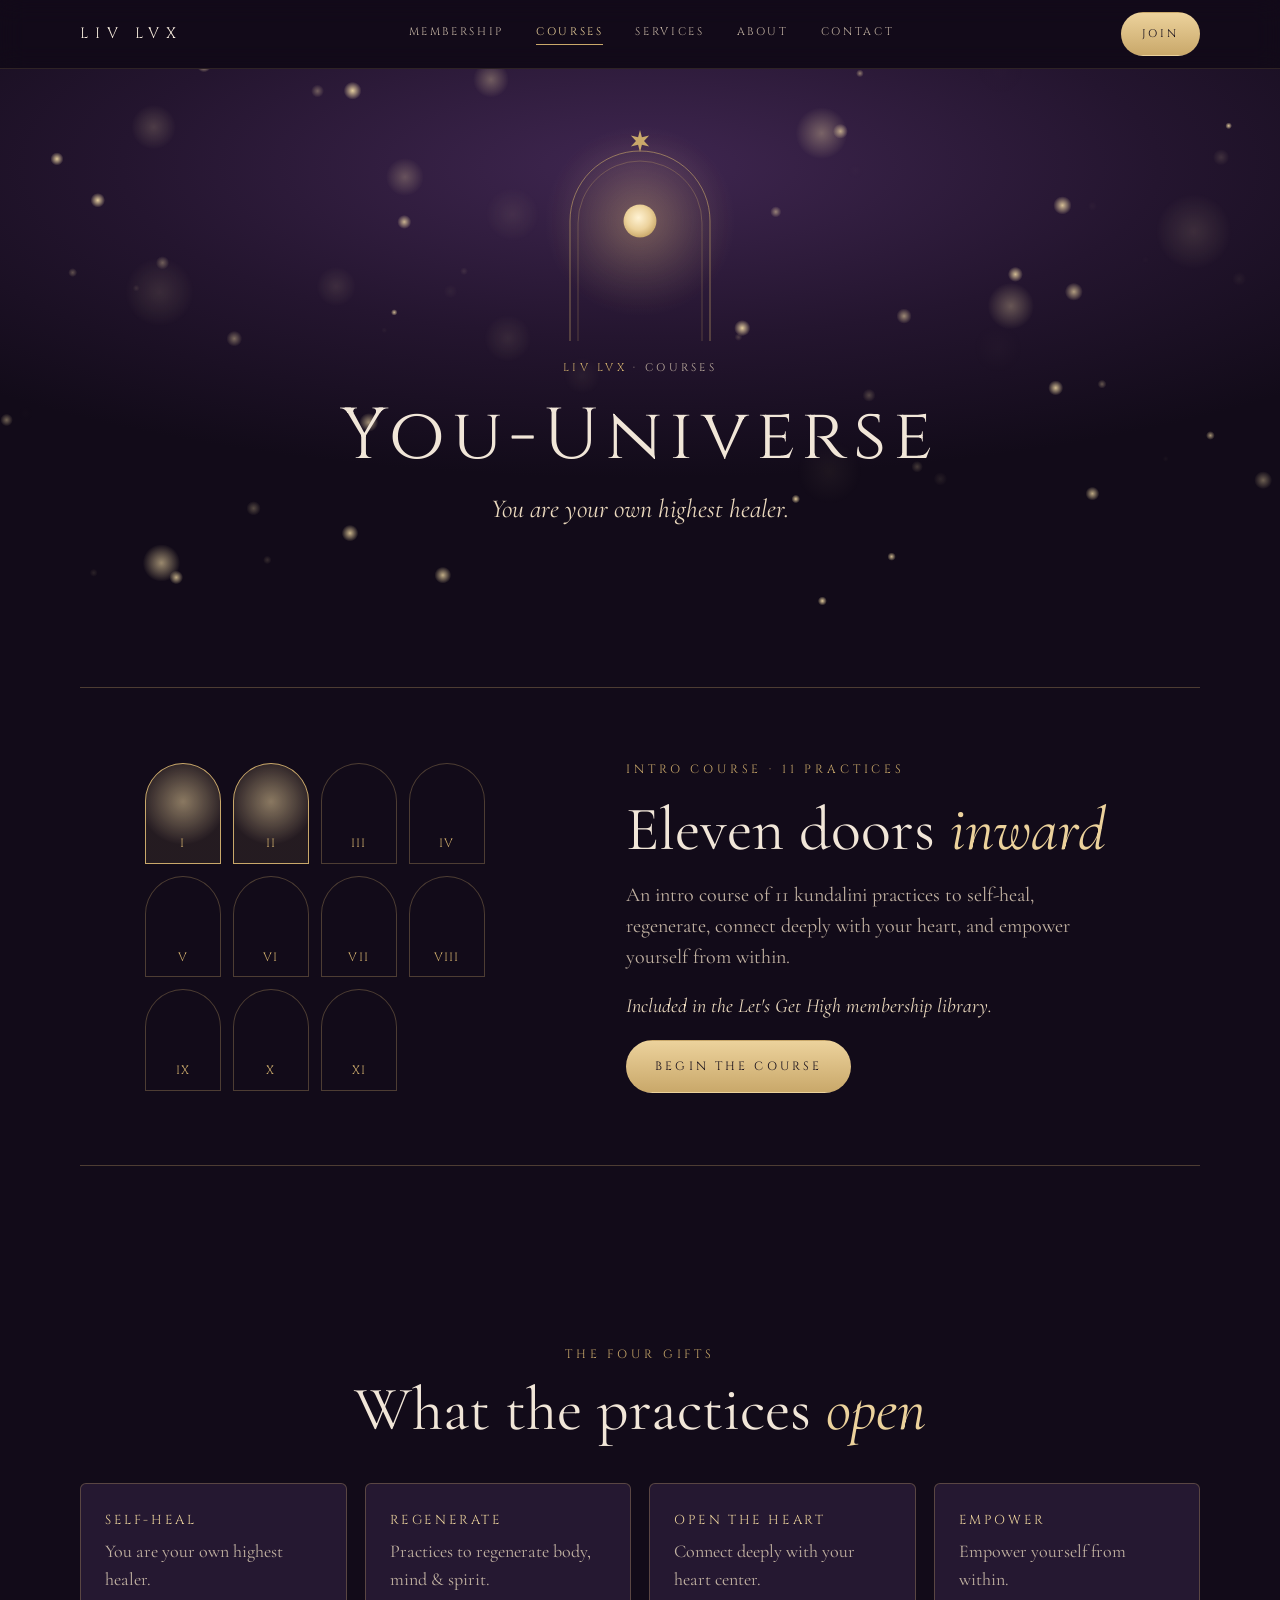
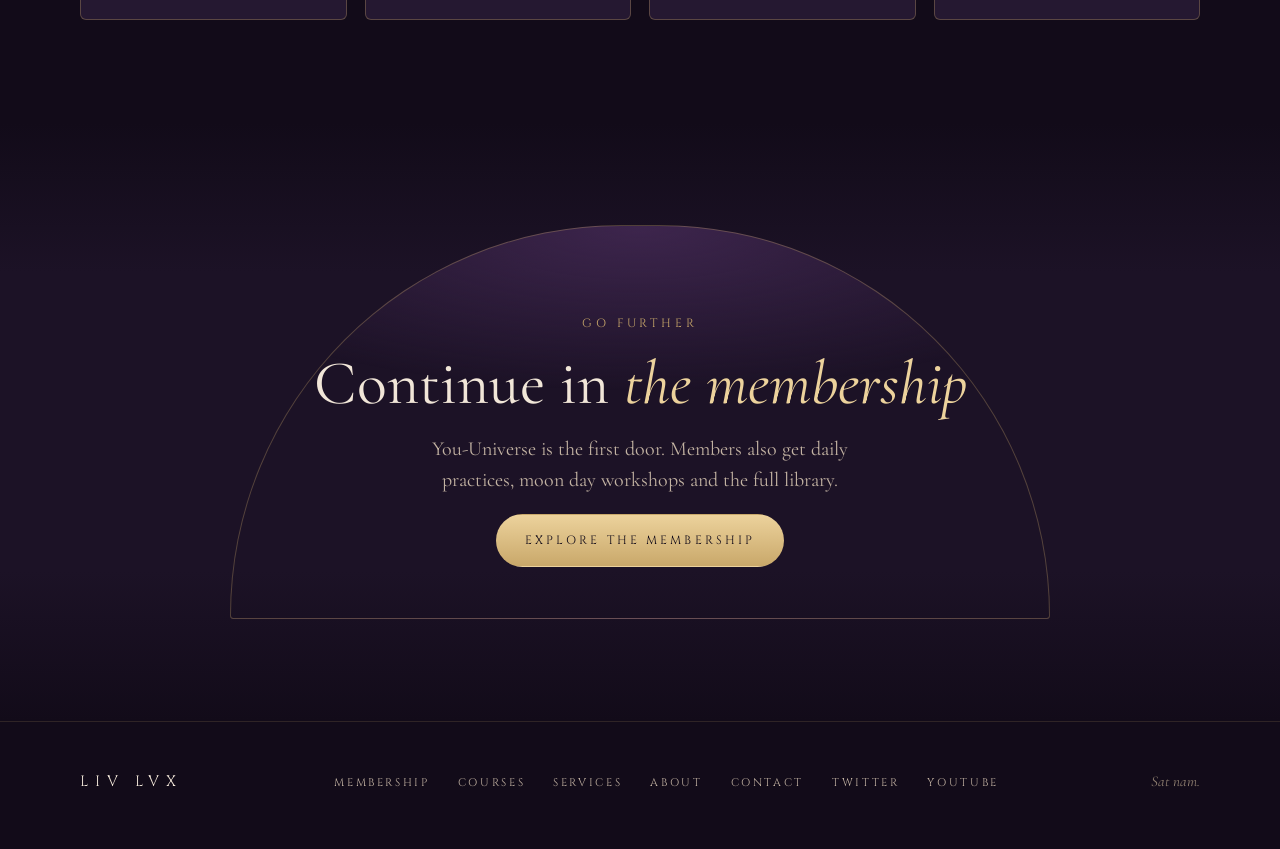
<file: courses.html>
<!doctype html>
<html lang="en">
<head>
<meta charset="utf-8">
<meta name="viewport" content="width=device-width, initial-scale=1, viewport-fit=cover">
<title>You-Universe Course · LIV LVX</title>
<meta name="description" content="You-Universe: an intro course of 11 kundalini practices to self-heal, regenerate, connect with your heart and empower yourself from within.">
<meta property="og:title" content="You-Universe Course · LIV LVX">
<meta property="og:description" content="You-Universe: an intro course of 11 kundalini practices to self-heal, regenerate, connect with your heart and empower yourself from within.">
<meta property="og:type" content="website">
<meta name="theme-color" content="#120b19">
<link rel="icon" href="/favicon.svg" type="image/svg+xml">
<link rel="preconnect" href="https://fonts.googleapis.com">
<link rel="preconnect" href="https://fonts.gstatic.com" crossorigin>
<link rel="stylesheet" href="https://fonts.googleapis.com/css2?family=Cinzel:wght@400;500;600&family=Cormorant+Garamond:ital,wght@0,400;0,500;0,600;1,400;1,500&display=swap">
<link rel="stylesheet" href="/castle.css?v=4">
</head>
<body>
<a class="skip" href="#main">Skip to content</a>
<svg width="0" height="0" style="position:absolute" aria-hidden="true">
  <symbol id="star8" viewBox="0 0 24 24"><path fill="currentColor" d="M12 0l2.1 7.9L22 6l-5.6 6L22 18l-7.9-1.9L12 24l-2.1-7.9L2 18l5.6-6L2 6l7.9 1.9z"/></symbol>
</svg>
<nav class="nav gutter" aria-label="Main">
  <div class="inner">
    <a class="logo" href="/">LIV LVX</a>
    <button class="menu-toggle" type="button" aria-expanded="false" aria-controls="menu">Menu</button>
    <ul id="menu">
      <li><a href="/membership">Membership</a></li>
      <li><a href="/courses" aria-current="page">Courses</a></li>
      <li><a href="/services">Services</a></li>
      <li><a href="/about">About</a></li>
      <li><a href="/contact">Contact</a></li>
    </ul>
    <a class="btn gold" href="/membership">Join</a>
  </div>
</nav>
<main id="main">
  <section class="gate pagegate gutter" aria-label="You-Universe">
    <canvas id="dust" aria-hidden="true"></canvas>
    <div class="inner">
      <div class="arch" aria-hidden="true">
        <div class="halo"></div>
        <svg viewBox="0 0 300 400">
          <path pathLength="1" d="M10 400 V160 A140 140 0 0 1 290 160 V400"/>
          <path class="in" pathLength="1" d="M26 400 V164 A124 124 0 0 1 274 164 V400"/>
        </svg>
        <div class="sun"></div>
        <svg class="keystone" viewBox="0 0 24 24"><use href="#star8"/></svg>
      </div>
      <span class="crumb"><a href="/">Liv Lvx</a> · Courses</span>
      <h1>You-Universe</h1>
      <p class="sub">You are your own highest healer.</p>
    </div>
  </section>

  <section class="course gutter" aria-labelledby="course-h">
    <div class="inner">
      <div class="eleven" aria-hidden="true" data-eleven=""></div>
      <div class="copy">
        <span class="rite">Intro course · 11 practices</span>
        <h2 id="course-h">Eleven doors <em>inward</em></h2>
        <p>An intro course of 11 kundalini practices to self-heal, regenerate, connect deeply with your heart, and empower yourself from within.</p>
        <p class="inc">Included in the Let's Get High membership library.</p>
        <div><a class="btn gold" href="https://www.livlvx.com/kundalini-courses">Begin the course</a></div>
      </div>
    </div>
  </section>

  <section class="chamber gutter" aria-labelledby="for-h">
    <div class="inner">
      <div class="head center">
        <span class="rite">The four gifts</span>
        <h2 id="for-h">What the practices <em>open</em></h2>
      </div>
      <div class="facets">
        <article class="facet"><h3>Self-heal</h3><p>You are your own highest healer.</p></article>
        <article class="facet"><h3>Regenerate</h3><p>Practices to regenerate body, mind &amp; spirit.</p></article>
        <article class="facet"><h3>Open the heart</h3><p>Connect deeply with your heart center.</p></article>
        <article class="facet"><h3>Empower</h3><p>Empower yourself from within.</p></article>
      </div>
    </div>
  </section>

  <section class="chamber alt gutter" aria-labelledby="more-h">
    <div class="inner">
      <div class="altar">
        <span class="rite">Go further</span>
        <h2 id="more-h">Continue in <em>the membership</em></h2>
        <p>You-Universe is the first door. Members also get daily practices, moon day workshops and the full library.</p>
        <div class="ctas"><a class="btn gold" href="/membership">Explore the membership</a></div>
      </div>
    </div>
  </section>
</main>
<footer class="gutter">
  <div class="inner">
    <a class="logo" href="/">LIV LVX</a>
    <ul>
      <li><a href="/membership">Membership</a></li>
      <li><a href="/courses">Courses</a></li>
      <li><a href="/services">Services</a></li>
      <li><a href="/about">About</a></li>
      <li><a href="/contact">Contact</a></li>
      <li><a href="https://twitter.com/blonde">Twitter</a></li>
      <li><a href="https://www.youtube.com/@bl0nde">YouTube</a></li>
    </ul>
    <small>Sat nam.</small>
  </div>
</footer>
<script src="/castle.js?v=4"></script>
</body>
</html>
</file>
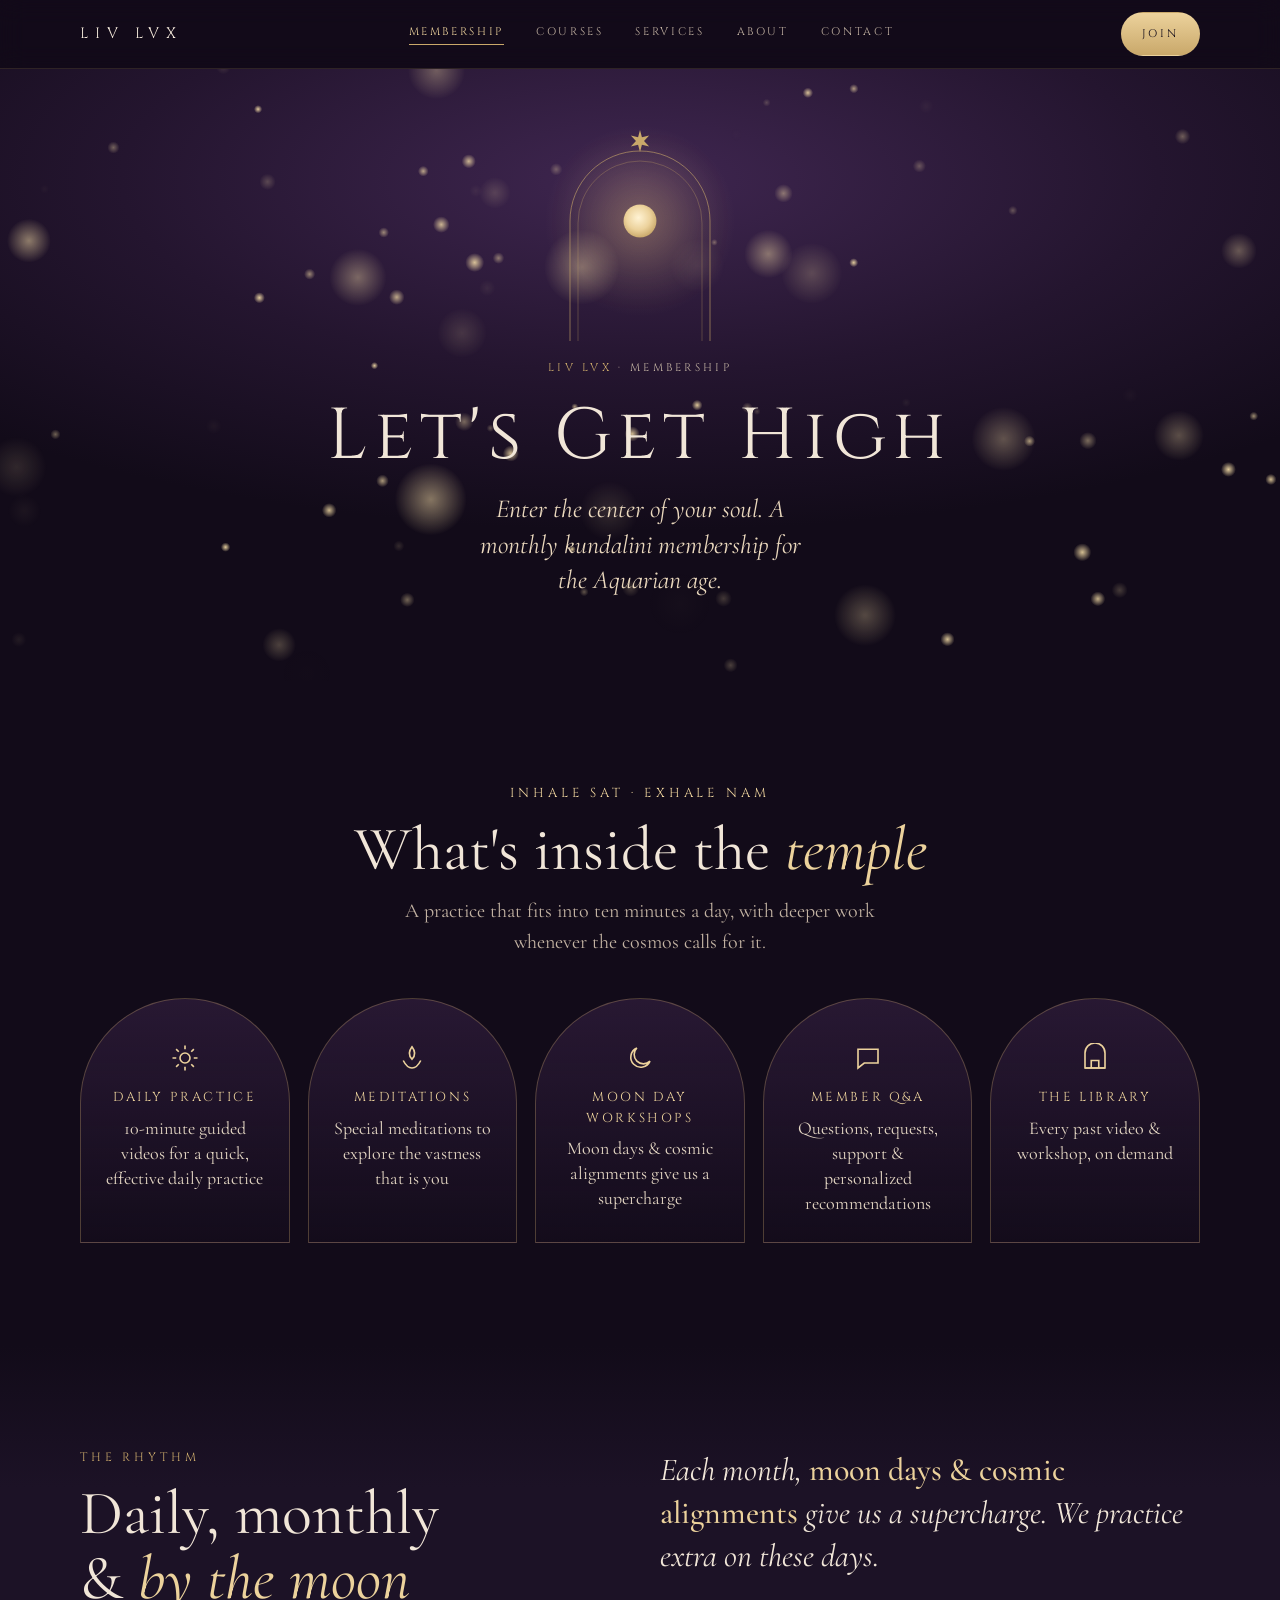
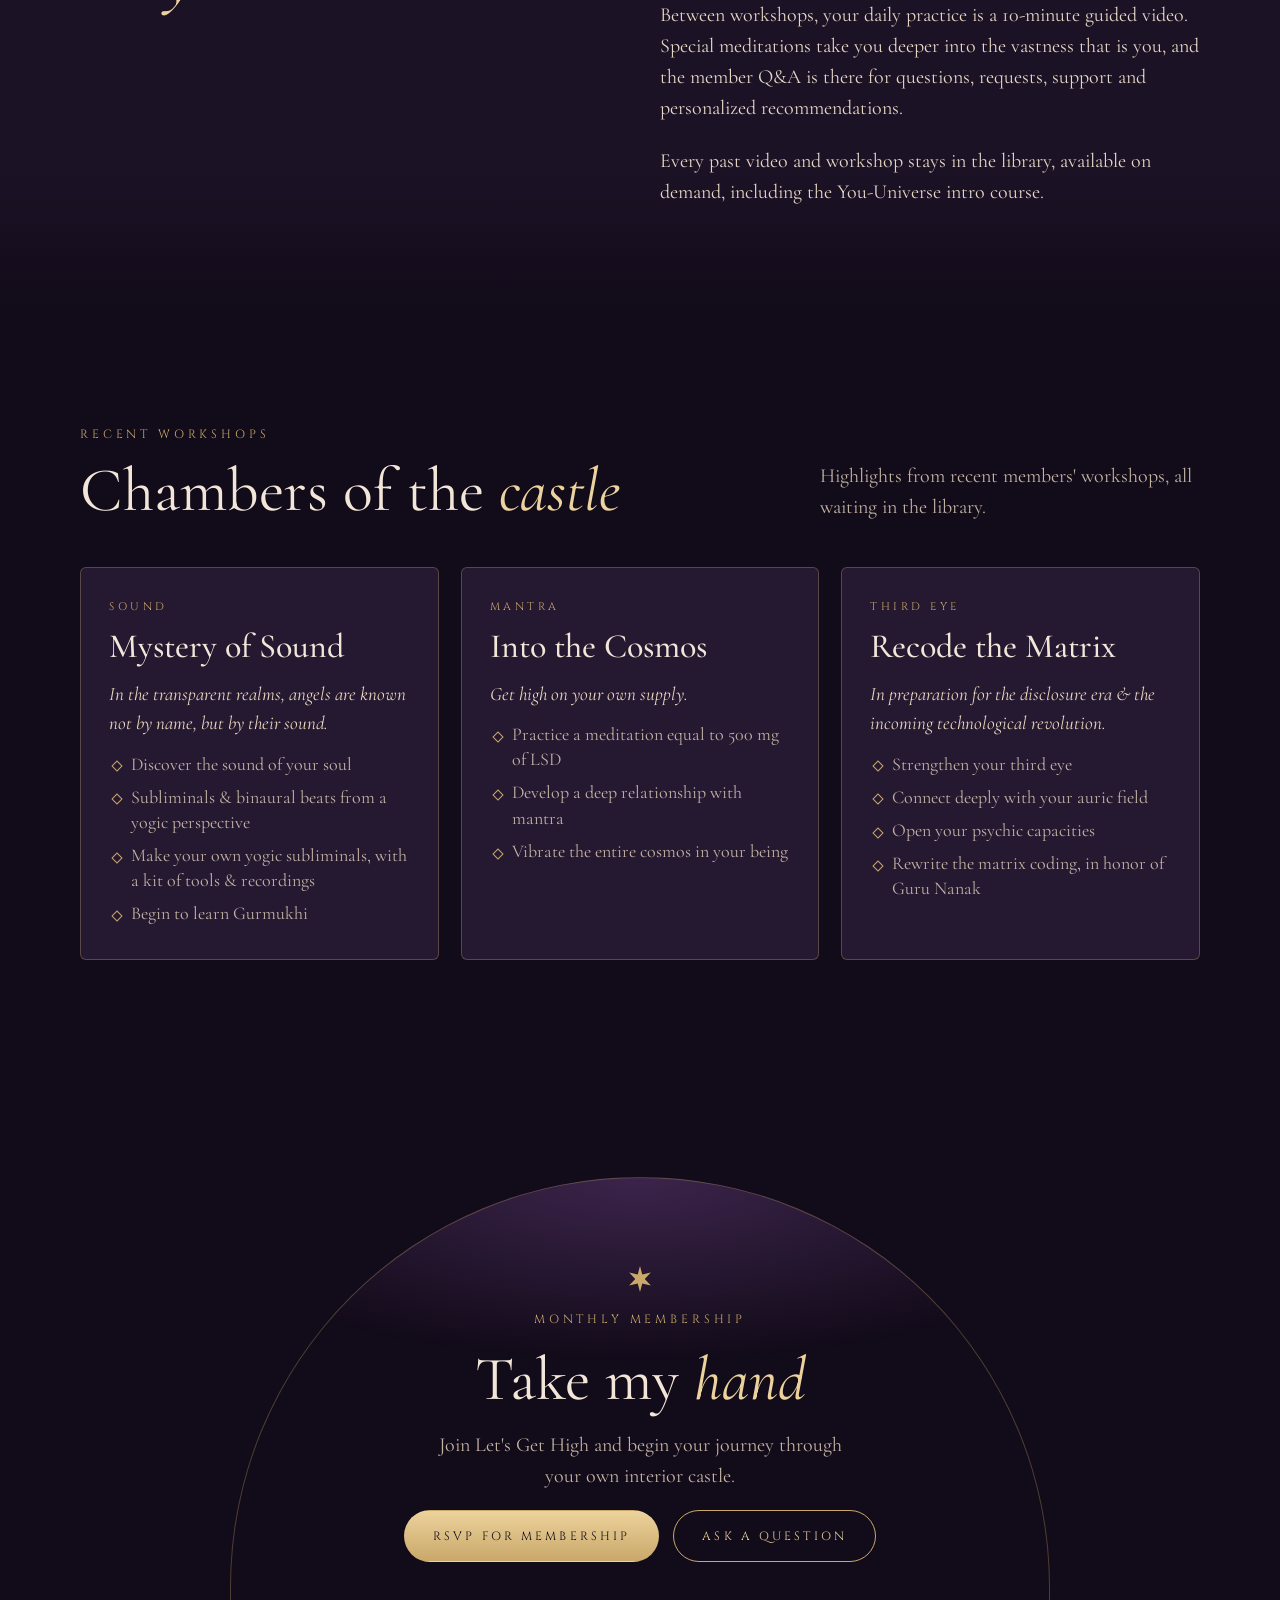
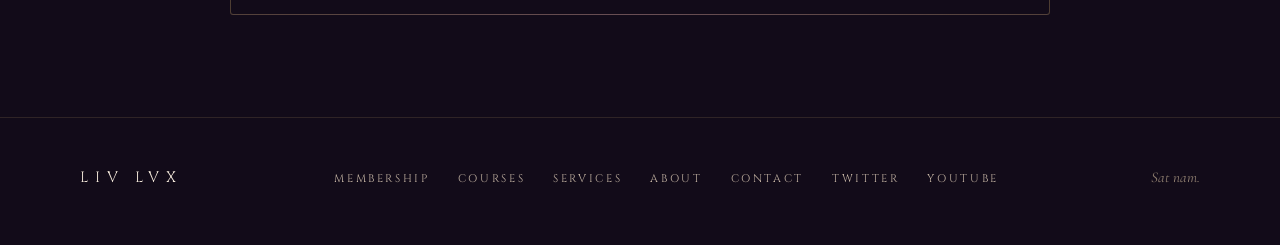
<file: membership.html>
<!doctype html>
<html lang="en">
<head>
<meta charset="utf-8">
<meta name="viewport" content="width=device-width, initial-scale=1, viewport-fit=cover">
<title>Let's Get High Membership · LIV LVX</title>
<meta name="description" content="A monthly kundalini membership: daily 10-minute practices, special meditations, moon day workshops, member Q&A and the full library.">
<meta property="og:title" content="Let's Get High Membership · LIV LVX">
<meta property="og:description" content="A monthly kundalini membership: daily 10-minute practices, special meditations, moon day workshops, member Q&A and the full library.">
<meta property="og:type" content="website">
<meta name="theme-color" content="#120b19">
<link rel="icon" href="/favicon.svg" type="image/svg+xml">
<link rel="preconnect" href="https://fonts.googleapis.com">
<link rel="preconnect" href="https://fonts.gstatic.com" crossorigin>
<link rel="stylesheet" href="https://fonts.googleapis.com/css2?family=Cinzel:wght@400;500;600&family=Cormorant+Garamond:ital,wght@0,400;0,500;0,600;1,400;1,500&display=swap">
<link rel="stylesheet" href="/castle.css?v=4">
</head>
<body>
<a class="skip" href="#main">Skip to content</a>
<svg width="0" height="0" style="position:absolute" aria-hidden="true">
  <symbol id="star8" viewBox="0 0 24 24"><path fill="currentColor" d="M12 0l2.1 7.9L22 6l-5.6 6L22 18l-7.9-1.9L12 24l-2.1-7.9L2 18l5.6-6L2 6l7.9 1.9z"/></symbol>
</svg>
<nav class="nav gutter" aria-label="Main">
  <div class="inner">
    <a class="logo" href="/">LIV LVX</a>
    <button class="menu-toggle" type="button" aria-expanded="false" aria-controls="menu">Menu</button>
    <ul id="menu">
      <li><a href="/membership" aria-current="page">Membership</a></li>
      <li><a href="/courses">Courses</a></li>
      <li><a href="/services">Services</a></li>
      <li><a href="/about">About</a></li>
      <li><a href="/contact">Contact</a></li>
    </ul>
    <a class="btn gold" href="/membership">Join</a>
  </div>
</nav>
<main id="main">
  <section class="gate pagegate gutter" aria-label="Let's Get High">
    <canvas id="dust" aria-hidden="true"></canvas>
    <div class="inner">
      <div class="arch" aria-hidden="true">
        <div class="halo"></div>
        <svg viewBox="0 0 300 400">
          <path pathLength="1" d="M10 400 V160 A140 140 0 0 1 290 160 V400"/>
          <path class="in" pathLength="1" d="M26 400 V164 A124 124 0 0 1 274 164 V400"/>
        </svg>
        <div class="sun"></div>
        <svg class="keystone" viewBox="0 0 24 24"><use href="#star8"/></svg>
      </div>
      <span class="crumb"><a href="/">Liv Lvx</a> · Membership</span>
      <h1>Let's Get High</h1>
      <p class="sub">Enter the center of your soul. A monthly kundalini membership for the Aquarian age.</p>
    </div>
  </section>

  <section class="chamber gutter" aria-labelledby="in-h">
    <div class="inner">
      <div class="head center">
        <span class="mantra">INHALE SAT · EXHALE NAM</span>
        <h2 id="in-h">What's inside the <em>temple</em></h2>
        <p>A practice that fits into ten minutes a day, with deeper work whenever the cosmos calls for it.</p>
      </div>
      <div class="perks">
        <article class="perk">
          <svg viewBox="0 0 24 24" fill="none" stroke="currentColor" stroke-width="1.3"><circle cx="12" cy="12" r="4"/><path d="M12 2v3M12 19v3M2 12h3M19 12h3M4.9 4.9l2.1 2.1M17 17l2.1 2.1M4.9 19.1L7 17M17 7l2.1-2.1"/></svg>
          <h3>Daily practice</h3><p>10-minute guided videos for a quick, effective daily practice</p>
        </article>
        <article class="perk">
          <svg viewBox="0 0 24 24" fill="none" stroke="currentColor" stroke-width="1.3"><path d="M12 3c-3 4-3 7 0 10 3-3 3-6 0-10z"/><path d="M5 14c2 4 5 6 7 6s5-2 7-6"/></svg>
          <h3>Meditations</h3><p>Special meditations to explore the vastness that is you</p>
        </article>
        <article class="perk">
          <svg viewBox="0 0 24 24" fill="none" stroke="currentColor" stroke-width="1.3"><path d="M20 14.5A8 8 0 1 1 9.5 4a6.5 6.5 0 0 0 10.5 10.5z"/></svg>
          <h3>Moon day workshops</h3><p>Moon days &amp; cosmic alignments give us a supercharge</p>
        </article>
        <article class="perk">
          <svg viewBox="0 0 24 24" fill="none" stroke="currentColor" stroke-width="1.3"><path d="M4 5h16v11H9l-5 4z"/></svg>
          <h3>Member Q&amp;A</h3><p>Questions, requests, support &amp; personalized recommendations</p>
        </article>
        <article class="perk">
          <svg viewBox="0 0 24 24" fill="none" stroke="currentColor" stroke-width="1.3"><path d="M4 20V8a8 8 0 0 1 16 0v12z"/><path d="M4 20h16M9 20v-6h6v6"/></svg>
          <h3>The library</h3><p>Every past video &amp; workshop, on demand</p>
        </article>
      </div>
    </div>
  </section>

  <section class="chamber alt gutter" aria-labelledby="rhythm-h">
    <div class="inner split">
      <div class="head">
        <span class="rite">The rhythm</span>
        <h2 id="rhythm-h">Daily, monthly &amp; <em>by the moon</em></h2>
      </div>
      <div class="prose">
        <p class="lead">Each month, <b>moon days &amp; cosmic alignments</b> give us a supercharge. We practice extra on these days.</p>
        <p>Between workshops, your daily practice is a 10-minute guided video. Special meditations take you deeper into the vastness that is you, and the member Q&amp;A is there for questions, requests, support and personalized recommendations.</p>
        <p>Every past video and workshop stays in the library, available on demand, including the You-Universe intro course.</p>
      </div>
    </div>
  </section>

  <section class="workshops gutter" aria-labelledby="ws-h">
    <div class="inner">
      <header>
        <div style="display:grid;gap:14px"><span class="rite">Recent workshops</span><h2 id="ws-h">Chambers of the <em>castle</em></h2></div>
        <p>Highlights from recent members' workshops, all waiting in the library.</p>
      </header>
      <div class="ws">
        <article class="card">
          <span class="rite">Sound</span>
          <h3>Mystery of Sound</h3>
          <p class="lede">In the transparent realms, angels are known not by name, but by their sound.</p>
          <ul>
            <li>Discover the sound of your soul</li>
            <li>Subliminals &amp; binaural beats from a yogic perspective</li>
            <li>Make your own yogic subliminals, with a kit of tools &amp; recordings</li>
            <li>Begin to learn Gurmukhi</li>
          </ul>
        </article>
        <article class="card">
          <span class="rite">Mantra</span>
          <h3>Into the Cosmos</h3>
          <p class="lede">Get high on your own supply.</p>
          <ul>
            <li>Practice a meditation equal to 500 mg of LSD</li>
            <li>Develop a deep relationship with mantra</li>
            <li>Vibrate the entire cosmos in your being</li>
          </ul>
        </article>
        <article class="card">
          <span class="rite">Third eye</span>
          <h3>Recode the Matrix</h3>
          <p class="lede">In preparation for the disclosure era &amp; the incoming technological revolution.</p>
          <ul>
            <li>Strengthen your third eye</li>
            <li>Connect deeply with your auric field</li>
            <li>Open your psychic capacities</li>
            <li>Rewrite the matrix coding, in honor of Guru Nanak</li>
          </ul>
        </article>
      </div>
    </div>
  </section>

  <section class="chamber gutter" aria-labelledby="join-h">
    <div class="inner">
      <div class="altar">
        <svg width="26" height="26" style="color:var(--gold)" aria-hidden="true"><use href="#star8"/></svg>
        <span class="rite">Monthly membership</span>
        <h2 id="join-h">Take my <em>hand</em></h2>
        <p>Join Let's Get High and begin your journey through your own interior castle.</p>
        <div class="ctas"><a class="btn gold" href="https://www.livlvx.com/lets-get-high-join">RSVP for membership</a><a class="btn line" href="/contact">Ask a question</a></div>
      </div>
    </div>
  </section>
</main>
<footer class="gutter">
  <div class="inner">
    <a class="logo" href="/">LIV LVX</a>
    <ul>
      <li><a href="/membership">Membership</a></li>
      <li><a href="/courses">Courses</a></li>
      <li><a href="/services">Services</a></li>
      <li><a href="/about">About</a></li>
      <li><a href="/contact">Contact</a></li>
      <li><a href="https://twitter.com/blonde">Twitter</a></li>
      <li><a href="https://www.youtube.com/@bl0nde">YouTube</a></li>
    </ul>
    <small>Sat nam.</small>
  </div>
</footer>
<script src="/castle.js?v=4"></script>
</body>
</html>
</file>
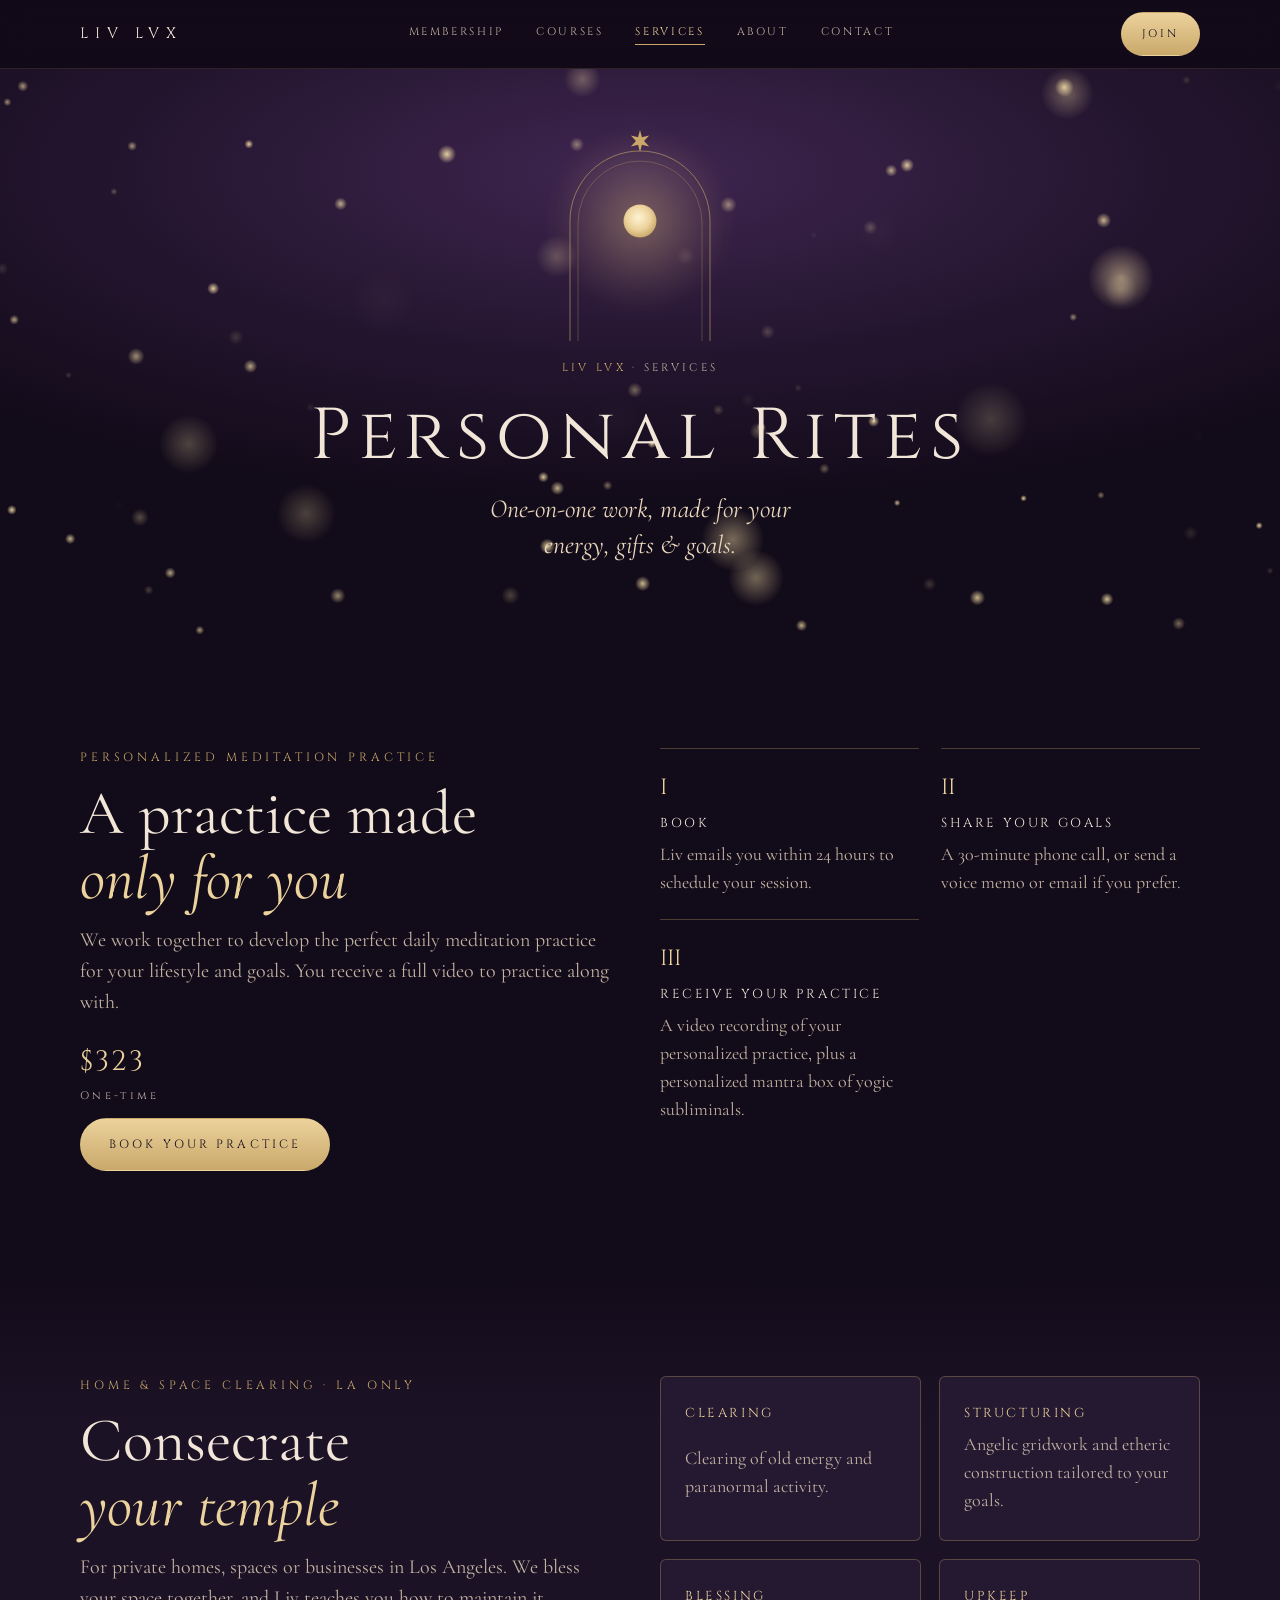
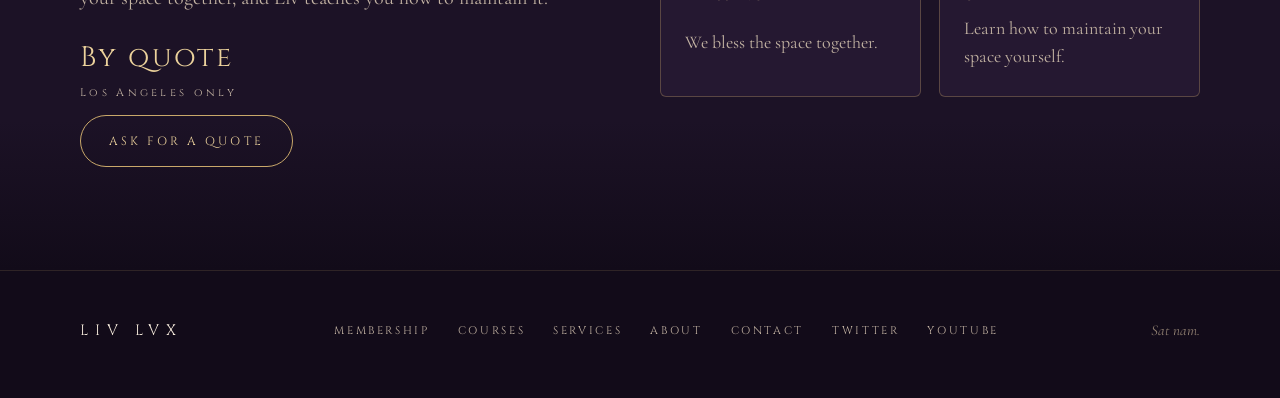
<file: services.html>
<!doctype html>
<html lang="en">
<head>
<meta charset="utf-8">
<meta name="viewport" content="width=device-width, initial-scale=1, viewport-fit=cover">
<title>Personal Rites · LIV LVX</title>
<meta name="description" content="Personalized meditation practices and home & space clearing with Liv Radha.">
<meta property="og:title" content="Personal Rites · LIV LVX">
<meta property="og:description" content="Personalized meditation practices and home & space clearing with Liv Radha.">
<meta property="og:type" content="website">
<meta name="theme-color" content="#120b19">
<link rel="icon" href="/favicon.svg" type="image/svg+xml">
<link rel="preconnect" href="https://fonts.googleapis.com">
<link rel="preconnect" href="https://fonts.gstatic.com" crossorigin>
<link rel="stylesheet" href="https://fonts.googleapis.com/css2?family=Cinzel:wght@400;500;600&family=Cormorant+Garamond:ital,wght@0,400;0,500;0,600;1,400;1,500&display=swap">
<link rel="stylesheet" href="/castle.css?v=4">
</head>
<body>
<a class="skip" href="#main">Skip to content</a>
<svg width="0" height="0" style="position:absolute" aria-hidden="true">
  <symbol id="star8" viewBox="0 0 24 24"><path fill="currentColor" d="M12 0l2.1 7.9L22 6l-5.6 6L22 18l-7.9-1.9L12 24l-2.1-7.9L2 18l5.6-6L2 6l7.9 1.9z"/></symbol>
</svg>
<nav class="nav gutter" aria-label="Main">
  <div class="inner">
    <a class="logo" href="/">LIV LVX</a>
    <button class="menu-toggle" type="button" aria-expanded="false" aria-controls="menu">Menu</button>
    <ul id="menu">
      <li><a href="/membership">Membership</a></li>
      <li><a href="/courses">Courses</a></li>
      <li><a href="/services" aria-current="page">Services</a></li>
      <li><a href="/about">About</a></li>
      <li><a href="/contact">Contact</a></li>
    </ul>
    <a class="btn gold" href="/membership">Join</a>
  </div>
</nav>
<main id="main">
  <section class="gate pagegate gutter" aria-label="Personal Rites">
    <canvas id="dust" aria-hidden="true"></canvas>
    <div class="inner">
      <div class="arch" aria-hidden="true">
        <div class="halo"></div>
        <svg viewBox="0 0 300 400">
          <path pathLength="1" d="M10 400 V160 A140 140 0 0 1 290 160 V400"/>
          <path class="in" pathLength="1" d="M26 400 V164 A124 124 0 0 1 274 164 V400"/>
        </svg>
        <div class="sun"></div>
        <svg class="keystone" viewBox="0 0 24 24"><use href="#star8"/></svg>
      </div>
      <span class="crumb"><a href="/">Liv Lvx</a> · Services</span>
      <h1>Personal Rites</h1>
      <p class="sub">One-on-one work, made for your energy, gifts &amp; goals.</p>
    </div>
  </section>

  <section class="chamber gutter" id="practice" aria-labelledby="pp-h">
    <div class="inner split">
      <div class="head">
        <span class="rite">Personalized meditation practice</span>
        <h2 id="pp-h">A practice made <em>only for you</em></h2>
        <p>We work together to develop the perfect daily meditation practice for your lifestyle and goals. You receive a full video to practice along with.</p>
        <div class="price" style="margin-top:8px">$323<small>One-time</small></div>
        <div><a class="btn gold" href="https://www.livlvx.com/services">Book your practice</a></div>
      </div>
      <ol class="steps">
        <li><h3>Book</h3><p>Liv emails you within 24 hours to schedule your session.</p></li>
        <li><h3>Share your goals</h3><p>A 30-minute phone call, or send a voice memo or email if you prefer.</p></li>
        <li><h3>Receive your practice</h3><p>A video recording of your personalized practice, plus a personalized mantra box of yogic subliminals.</p></li>
      </ol>
    </div>
  </section>

  <section class="chamber alt gutter" id="temple" aria-labelledby="ct-h">
    <div class="inner split">
      <div class="head">
        <span class="rite">Home &amp; space clearing · LA only</span>
        <h2 id="ct-h">Consecrate <em>your temple</em></h2>
        <p>For private homes, spaces or businesses in Los Angeles. We bless your space together, and Liv teaches you how to maintain it.</p>
        <div class="price" style="margin-top:8px">By quote<small>Los Angeles only</small></div>
        <div><a class="btn line" href="/contact">Ask for a quote</a></div>
      </div>
      <div class="facets">
        <article class="facet"><h3>Clearing</h3><p>Clearing of old energy and paranormal activity.</p></article>
        <article class="facet"><h3>Structuring</h3><p>Angelic gridwork and etheric construction tailored to your goals.</p></article>
        <article class="facet"><h3>Blessing</h3><p>We bless the space together.</p></article>
        <article class="facet"><h3>Upkeep</h3><p>Learn how to maintain your space yourself.</p></article>
      </div>
    </div>
  </section>
</main>
<footer class="gutter">
  <div class="inner">
    <a class="logo" href="/">LIV LVX</a>
    <ul>
      <li><a href="/membership">Membership</a></li>
      <li><a href="/courses">Courses</a></li>
      <li><a href="/services">Services</a></li>
      <li><a href="/about">About</a></li>
      <li><a href="/contact">Contact</a></li>
      <li><a href="https://twitter.com/blonde">Twitter</a></li>
      <li><a href="https://www.youtube.com/@bl0nde">YouTube</a></li>
    </ul>
    <small>Sat nam.</small>
  </div>
</footer>
<script src="/castle.js?v=4"></script>
</body>
</html>
</file>
<file: castle.css>
/* Layout: one candlelit night — the visitor walks through a sequence of arched chambers (hero gate → teaching → membership → workshops → course → services → Liv → newsletter), gold hairlines and arches as the only ornament. Single dark world by design. */
:root{
  --night:#120b19; --plum:#1c1226; --velvet:#251831; --amethyst:#3a2348;
  --gold:#c9a86a; --gold-hi:#ecd29c; --parchment:#f1e6d8; --mist:#c2b2a2; --line:rgba(201,168,106,.32);
  --f-rite:"Cinzel","Trajan Pro",Georgia,serif;
  --f-voice:"Cormorant Garamond","Cormorant",Georgia,serif;
  color-scheme:dark;
}
*{box-sizing:border-box}
html{scroll-behavior:smooth}
body{background:var(--night);color:var(--parchment);font-family:var(--f-voice);font-size:20px;line-height:1.55;margin:0}
a{color:inherit}
:focus-visible{outline:2px solid var(--gold-hi);outline-offset:4px;border-radius:2px}
.skip{position:absolute;left:-999px;top:8px;background:var(--gold);color:var(--night);padding:8px 14px;z-index:100;font-family:var(--f-rite);font-size:12px;letter-spacing:.2em}
.skip:focus{left:16px}

.gutter{padding-inline:clamp(16px,5vw,64px)}
.inner{max-width:1120px;margin:0 auto}
.rite{font-family:var(--f-rite);font-weight:400;font-size:12px;letter-spacing:.32em;text-transform:uppercase;color:var(--gold)}
h1,h2,h3{font-weight:400;margin:0;text-wrap:balance}
h2{font-family:var(--f-voice);font-size:clamp(38px,5.2vw,62px);line-height:1.05;font-weight:400}
h2 em{color:var(--gold-hi)}
p{margin:0}

/* buttons */
.btn{display:inline-flex;align-items:center;gap:10px;font-family:var(--f-rite);font-size:12px;letter-spacing:.26em;text-transform:uppercase;text-decoration:none;padding:16px 28px;border-radius:999px;min-height:48px;cursor:pointer;transition:background .25s ease,color .25s ease,box-shadow .25s ease,transform .25s ease;border:1px solid var(--gold)}
.btn.gold{background:linear-gradient(180deg,var(--gold-hi),var(--gold));color:var(--night);border-color:transparent}
.btn.gold:hover{box-shadow:0 0 0 1px var(--gold-hi),0 10px 40px -8px rgba(236,210,156,.55);transform:translateY(-1px)}
.btn.line{color:var(--gold-hi)}
.btn.line:hover{background:rgba(201,168,106,.12)}

/* star divider */
.star{display:flex;align-items:center;gap:16px;color:var(--gold);justify-content:center}
.star::before,.star::after{content:"";height:1px;flex:1;max-width:160px;background:linear-gradient(90deg,transparent,var(--line))}
.star::after{transform:scaleX(-1)}
.star svg{width:18px;height:18px;flex:none}

/* ---------- nav ---------- */
.nav{position:sticky;top:env(safe-area-inset-top,0px);z-index:50;background:rgba(18,11,25,.72);backdrop-filter:blur(12px);-webkit-backdrop-filter:blur(12px);border-bottom:1px solid rgba(201,168,106,.16)}
.nav .inner{display:flex;align-items:center;justify-content:space-between;gap:16px;min-height:68px;flex-wrap:wrap;padding-block:8px}
.logo{font-family:var(--f-rite);font-size:15px;letter-spacing:.45em;text-decoration:none;color:var(--parchment)}
.nav ul{display:flex;gap:clamp(14px,2.6vw,32px);list-style:none;margin:0;padding:0;flex-wrap:wrap}
.nav ul a{font-family:var(--f-rite);font-size:11px;letter-spacing:.24em;text-transform:uppercase;text-decoration:none;color:var(--mist);padding:10px 0;display:inline-block;transition:color .2s}
.nav ul a:hover{color:var(--gold-hi)}
.nav .btn{padding:11px 20px;min-height:44px;font-size:11px}


/* ---------- hero gate ---------- */
.gate{position:relative;overflow:hidden;background:radial-gradient(90% 70% at 50% 18%,#3f2650 0%,#24152f 45%,var(--night) 82%)}
#dust{position:absolute;inset:0;width:100%;height:100%;pointer-events:none}
.gate .inner{position:relative;display:grid;justify-items:center;text-align:center;gap:22px;padding-block:clamp(36px,6vw,64px) clamp(56px,8vw,96px)}
.arch{position:relative;width:min(320px,72vw);aspect-ratio:3/4;max-width:100%}
.arch svg{position:absolute;inset:0;width:100%;height:100%;overflow:visible}
.arch path{fill:none;stroke:var(--gold);stroke-width:1.2;stroke-dasharray:1;stroke-dashoffset:0;animation:draw 2.6s cubic-bezier(.6,.1,.2,1) both}
.arch path.in{stroke:rgba(201,168,106,.5);animation-delay:.35s}
.arch path.door{stroke:rgba(201,168,106,.35);animation-delay:.7s}
@keyframes draw{from{stroke-dashoffset:1}to{stroke-dashoffset:0}}
.arch .halo{position:absolute;left:50%;top:40%;width:150%;aspect-ratio:1;transform:translate(-50%,-50%);background:radial-gradient(circle,rgba(240,205,140,.22),transparent 60%);pointer-events:none;animation:halo 5s ease-in-out infinite}
.arch .sun{position:absolute;left:50%;top:40%;width:22%;aspect-ratio:1;border-radius:50%;transform:translate(-50%,-50%);background:radial-gradient(circle at 45% 40%,#fff3d4,#ecd29c 45%,#c9a86a 75%);box-shadow:0 0 60px 12px rgba(240,200,130,.38);animation:candle 5s ease-in-out infinite}
@keyframes candle{0%,100%{transform:translate(-50%,-50%) scale(1);box-shadow:0 0 60px 12px rgba(240,200,130,.36)}50%{transform:translate(-50%,-50%) scale(1.08);box-shadow:0 0 100px 26px rgba(240,200,130,.52)}}
@keyframes halo{0%,100%{opacity:.75}50%{opacity:1}}
.arch .keystone{position:absolute;inset:auto;left:50%;top:-11px;transform:translateX(-50%);color:var(--gold);width:22px;height:22px}
.gate h1{font-family:var(--f-rite);font-size:clamp(38px,7.6vw,92px);letter-spacing:.1em;line-height:1.02;margin-top:6px;
  background:linear-gradient(100deg,var(--parchment) 38%,#fff1c9 50%,var(--parchment) 62%) 0 0/260% 100%;-webkit-background-clip:text;background-clip:text;-webkit-text-fill-color:transparent;color:var(--parchment);animation:gild 7s ease-in-out 1.4s infinite}
@keyframes gild{0%{background-position:100% 0}55%,100%{background-position:-60% 0}}
.gate .sub{font-style:italic;font-size:clamp(22px,2.6vw,30px);color:#ead8bd;max-width:30ch;line-height:1.35}
.gate .ctas{display:flex;gap:14px;flex-wrap:wrap;justify-content:center;margin-top:8px}
.cue{margin-top:18px;font-family:var(--f-rite);font-size:10px;letter-spacing:.4em;color:var(--mist);text-decoration:none;display:grid;justify-items:center;gap:10px}
.cue span{width:1px;height:38px;background:linear-gradient(var(--gold),transparent);animation:cue 2.4s ease-in-out infinite;transform-origin:top}
@keyframes cue{0%{transform:scaleY(0)}50%{transform:scaleY(1)}100%{transform:scaleY(1);opacity:0}}

/* ---------- teaching ---------- */
.teaching{padding-block:clamp(72px,10vw,128px)}
.teaching .inner{display:grid;gap:28px;justify-items:center;text-align:center}
.teaching blockquote{margin:0;font-style:italic;font-size:clamp(26px,3.4vw,40px);line-height:1.3;max-width:30ch;color:var(--parchment)}
.teaching blockquote b{font-weight:500;font-style:normal;color:var(--gold-hi)}
.teaching p{color:var(--mist);max-width:56ch}

/* ---------- membership ---------- */
.member{background:linear-gradient(180deg,var(--night),var(--plum) 30%,var(--plum) 70%,var(--night));padding-block:clamp(72px,9vw,120px)}
.member .inner{display:grid;gap:48px}
.member header{display:grid;gap:16px;max-width:680px}
.member header p{color:var(--mist);max-width:52ch}
.mantra{font-family:var(--f-rite);font-size:13px;letter-spacing:.3em;color:var(--gold-hi)}
.perks{display:grid;grid-template-columns:repeat(auto-fit,minmax(190px,1fr));gap:18px}
.perk{position:relative;padding:44px 22px 26px;text-align:center;border:1px solid var(--line);border-radius:999px 999px 6px 6px;background:linear-gradient(180deg,rgba(58,35,72,.55),rgba(28,18,38,.2));display:grid;gap:8px;align-content:start;transition:border-color .3s ease,transform .3s ease,background .3s ease;min-width:0}
.perk:hover{border-color:var(--gold);transform:translateY(-4px);background:linear-gradient(180deg,rgba(74,45,92,.7),rgba(28,18,38,.3))}
.perk svg{width:30px;height:30px;justify-self:center;color:var(--gold-hi);margin-bottom:6px}
.perk h3{font-family:var(--f-rite);font-size:13px;letter-spacing:.2em;text-transform:uppercase;color:var(--gold-hi)}
.perk p{font-size:18px;color:#e5d7c4;line-height:1.4}
.member .ctas{display:flex;gap:14px;flex-wrap:wrap;align-items:center}
.member .note{font-style:italic;color:var(--mist);font-size:18px}

/* ---------- workshops ---------- */
.workshops{padding-block:clamp(72px,9vw,120px)}
.workshops .inner{display:grid;gap:44px}
.workshops header{display:flex;flex-wrap:wrap;justify-content:space-between;align-items:end;gap:16px 40px}
.workshops header p{color:var(--mist);max-width:38ch}
.ws{display:grid;grid-template-columns:repeat(auto-fit,minmax(280px,1fr));gap:22px}
.card{border:1px solid var(--line);border-radius:6px;padding:30px 28px 32px;display:grid;gap:14px;align-content:start;background:var(--velvet);position:relative;overflow:hidden;transition:border-color .3s ease;min-width:0}
.card::before{content:"";position:absolute;inset:-1px;background:radial-gradient(400px 200px at var(--mx,50%) -20%,rgba(236,210,156,.18),transparent 60%);opacity:0;transition:opacity .3s ease;pointer-events:none}
.card:hover{border-color:rgba(201,168,106,.7)}
.card:hover::before{opacity:1}
.card .rite{font-size:11px}
.card h3{font-family:var(--f-voice);font-size:34px;line-height:1.05;font-weight:500}
.card .lede{font-style:italic;color:#ead8bd;font-size:19px}
.card ul{margin:0;padding:0;list-style:none;display:grid;gap:8px;color:var(--mist);font-size:18px;line-height:1.4}
.card li{padding-left:22px;position:relative}
.card li::before{content:"";position:absolute;left:4px;top:.6em;width:6px;height:6px;transform:rotate(45deg);border:1px solid var(--gold)}

/* ---------- course ---------- */
.course{padding-block:clamp(48px,6vw,80px)}
.course .inner{display:grid;grid-template-columns:minmax(0,.9fr) minmax(0,1.1fr);gap:clamp(32px,6vw,88px);align-items:center;border-block:1px solid var(--line);padding-block:clamp(48px,6vw,72px)}
.eleven{display:grid;grid-template-columns:repeat(4,1fr);gap:12px;max-width:340px;justify-self:center;width:100%}
.eleven span{aspect-ratio:3/4;border:1px solid var(--line);border-radius:999px 999px 3px 3px;display:grid;place-items:end center;padding-bottom:10px;font-family:var(--f-rite);font-size:12px;color:var(--gold);letter-spacing:.1em;transition:background .3s ease,border-color .3s ease}
.eleven span:hover{background:rgba(201,168,106,.12);border-color:var(--gold)}
.eleven span.lit{background:radial-gradient(circle at 50% 38%,rgba(236,210,156,.55),rgba(201,168,106,.1) 60%);border-color:var(--gold)}
.course .copy{display:grid;gap:18px}
.course .copy p{color:var(--mist);max-width:48ch}
.course .copy .inc{font-style:italic;color:#ead8bd}
@media (max-width:760px){.course .inner{grid-template-columns:1fr}}

/* ---------- services ---------- */
.services{padding-block:clamp(72px,9vw,120px)}
.services .inner{display:grid;gap:44px}
.svc{display:grid;grid-template-columns:repeat(auto-fit,minmax(300px,1fr));gap:22px}
.offer{border:1px solid var(--line);border-radius:999px 999px 8px 8px;padding:clamp(56px,7vw,80px) clamp(24px,4vw,44px) 36px;text-align:center;display:grid;gap:18px;justify-items:center;background:radial-gradient(120% 60% at 50% 0%,rgba(58,35,72,.8),rgba(18,11,25,0) 70%);min-width:0}
.offer h3{font-family:var(--f-voice);font-size:clamp(30px,3.4vw,40px);line-height:1.08;font-weight:500}
.offer .lede{font-style:italic;color:#ead8bd;max-width:34ch}
.offer ul{list-style:none;margin:0;padding:0;display:grid;gap:10px;color:var(--mist);font-size:18px;max-width:36ch}
.offer ul li+li{border-top:1px solid rgba(201,168,106,.18);padding-top:10px}
.price{font-family:var(--f-rite);font-size:28px;letter-spacing:.08em;color:var(--gold-hi);font-variant-numeric:tabular-nums}
.price small{display:block;font-size:11px;letter-spacing:.3em;color:var(--mist);margin-top:4px}
.offer .fine{font-size:16px;color:var(--mist);font-style:italic;max-width:38ch}

/* ---------- about ---------- */
.about{background:linear-gradient(180deg,var(--night),var(--plum));padding-block:clamp(72px,9vw,120px)}
.about .inner{display:grid;grid-template-columns:minmax(0,.8fr) minmax(0,1.2fr);gap:clamp(32px,6vw,88px);align-items:center}
.portrait{aspect-ratio:3/4;max-width:100%;width:min(360px,100%);justify-self:center;border-radius:999px 999px 6px 6px;border:1px solid var(--gold);padding:12px;position:relative}
.portrait div{width:100%;height:100%;border-radius:999px 999px 3px 3px;background:radial-gradient(70% 50% at 50% 35%,#4a2d5c,#24152f 70%);display:grid;place-items:center;text-align:center;font-family:var(--f-rite);font-size:11px;letter-spacing:.3em;color:var(--mist);padding:24px}
.about .copy{display:grid;gap:20px}
.about .copy p{color:#e5d7c4;max-width:56ch}
.about .copy p.small{color:var(--mist)}
.sign{font-style:italic;font-size:30px;color:var(--gold-hi)}
@media (max-width:760px){.about .inner{grid-template-columns:1fr}}

/* ---------- letter ---------- */
.letter{padding-block:clamp(72px,9vw,120px)}
.letter .inner{display:grid;gap:22px;justify-items:center;text-align:center;max-width:720px}
.letter p{color:var(--mist);max-width:46ch}
.signup{display:flex;gap:10px;flex-wrap:wrap;justify-content:center;width:100%;margin-top:8px}
.signup label{position:absolute;width:1px;height:1px;overflow:hidden;clip:rect(0 0 0 0)}
.signup input{flex:1 1 260px;max-width:380px;min-height:52px;background:transparent;border:1px solid var(--line);border-radius:999px;padding:0 22px;color:var(--parchment);font-family:var(--f-voice);font-size:19px}
.signup input::placeholder{color:#9c8b7b}
.signup input:focus{outline:none;border-color:var(--gold-hi);box-shadow:0 0 0 3px rgba(236,210,156,.2)}
#signup-msg{min-height:1.6em;font-style:italic;color:var(--gold-hi)}
.contact{margin-top:20px;font-style:italic;font-size:22px}
.contact a{color:var(--gold-hi)}

/* ---------- footer ---------- */
footer{border-top:1px solid rgba(201,168,106,.16);padding-block:40px 48px}
footer .inner{display:flex;flex-wrap:wrap;gap:20px 40px;justify-content:space-between;align-items:center}
footer ul{display:flex;flex-wrap:wrap;gap:8px 28px;list-style:none;margin:0;padding:0}
footer a{font-family:var(--f-rite);font-size:11px;letter-spacing:.24em;text-transform:uppercase;text-decoration:none;color:var(--mist);padding:8px 0;display:inline-block}
footer a:hover{color:var(--gold-hi)}
footer small{font-size:15px;color:#8f7f70;font-style:italic}

@media (prefers-reduced-motion:reduce){
  html{scroll-behavior:auto}
  *,*::before,*::after{animation:none!important;transition:none!important}
  /* Keep the gentle, motionless glows: no movement, only light */
  .arch .halo{animation:halo 5s ease-in-out infinite!important}
  .arch .sun{animation:candle-still 5s ease-in-out infinite!important}
}
@keyframes candle-still{0%,100%{box-shadow:0 0 60px 12px rgba(240,200,130,.36)}50%{box-shadow:0 0 100px 26px rgba(240,200,130,.52)}}

/* ---------- shared site chrome ---------- */
.nav ul a[aria-current="page"]{color:var(--gold-hi)}
.nav ul a[aria-current="page"]::after{content:"";display:block;height:1px;background:var(--gold);margin-top:4px}
.menu-toggle{display:none;background:none;border:1px solid var(--line);border-radius:999px;color:var(--gold-hi);font-family:var(--f-rite);font-size:11px;letter-spacing:.24em;min-height:44px;padding:0 18px;cursor:pointer}
@media (max-width:860px){
  .menu-toggle{display:inline-flex;align-items:center}
  .nav ul{display:none;order:3;width:100%;flex-direction:column;gap:0;padding-bottom:10px}
  .nav ul.open{display:flex}
  .nav ul a{padding:14px 0;width:100%;border-top:1px solid rgba(201,168,106,.14)}
  .nav ul a[aria-current="page"]::after{display:none}
  .nav .btn.gold{display:none}
}

/* ---------- inner page gate ---------- */
.pagegate .inner{padding-block:clamp(40px,6vw,72px) clamp(48px,7vw,84px);gap:18px}
.pagegate .arch{width:min(150px,40vw)}
.pagegate h1{font-size:clamp(34px,6vw,72px);animation-delay:1s}
.pagegate .sub{font-size:clamp(20px,2.3vw,26px)}
.crumb{font-family:var(--f-rite);font-size:11px;letter-spacing:.3em;color:var(--mist);text-transform:uppercase}
.crumb a{text-decoration:none;color:var(--gold)}

/* ---------- generic chamber section ---------- */
.chamber{padding-block:clamp(64px,8vw,104px)}
.chamber .inner{display:grid;gap:40px}
.chamber.alt{background:linear-gradient(180deg,var(--night),var(--plum) 25%,var(--plum) 75%,var(--night))}
.head{display:grid;gap:14px;max-width:680px}
.head.center{justify-items:center;text-align:center;margin-inline:auto}
.head p{color:var(--mist);max-width:54ch}
.prose{display:grid;gap:22px;max-width:62ch}
.prose p{color:#e5d7c4}
.prose p.lead{font-size:clamp(24px,2.8vw,32px);font-style:italic;line-height:1.35;color:var(--parchment)}
.prose p.lead b{font-style:normal;font-weight:500;color:var(--gold-hi)}

/* real sequence: the personal practice process */
.steps{list-style:none;margin:0;padding:0;display:grid;grid-template-columns:repeat(auto-fit,minmax(220px,1fr));gap:22px;counter-reset:s}
.steps li{counter-increment:s;border-top:1px solid var(--line);padding-top:22px;display:grid;gap:8px;min-width:0}
.steps li::before{content:counter(s,upper-roman);font-family:var(--f-rite);font-size:22px;color:var(--gold-hi)}
.steps h3{font-family:var(--f-rite);font-size:13px;letter-spacing:.2em;text-transform:uppercase;color:var(--parchment)}
.steps p{color:var(--mist);font-size:18px}

/* two-column split */
.split{display:grid;grid-template-columns:minmax(0,1fr) minmax(0,1fr);gap:clamp(32px,6vw,88px);align-items:start}
@media (max-width:780px){.split{grid-template-columns:1fr}}

/* closing call to action */
.altar{border:1px solid var(--line);border-radius:999px 999px 8px 8px;padding:clamp(56px,7vw,88px) clamp(20px,4vw,56px) clamp(36px,4vw,52px);display:grid;gap:18px;justify-items:center;text-align:center;background:radial-gradient(90% 60% at 50% 0%,rgba(74,45,92,.75),rgba(18,11,25,0) 70%);max-width:820px;margin:0 auto;width:100%}
.altar p{color:var(--mist);max-width:44ch}
.altar .ctas{display:flex;gap:14px;flex-wrap:wrap;justify-content:center}

/* lineage list on About */
.facets{display:grid;grid-template-columns:repeat(auto-fit,minmax(220px,1fr));gap:18px}
.facet{border:1px solid var(--line);border-radius:6px;padding:26px 24px;display:grid;gap:8px;background:var(--velvet);min-width:0}
.facet h3{font-family:var(--f-rite);font-size:13px;letter-spacing:.2em;text-transform:uppercase;color:var(--gold-hi)}
.facet p{color:var(--mist);font-size:18px}

/* ---------- contact form ---------- */
.form{display:grid;gap:20px;min-width:0}
.field{display:grid;gap:8px}
.field label{font-family:var(--f-rite);font-size:11px;letter-spacing:.26em;text-transform:uppercase;color:var(--gold)}
.field label .req{color:var(--gold-hi)}
.field input,.field select,.field textarea{width:100%;min-height:52px;background:rgba(37,24,49,.6);border:1px solid var(--line);border-radius:6px;padding:12px 16px;color:var(--parchment);font-family:var(--f-voice);font-size:19px}
.field textarea{min-height:160px;resize:vertical;line-height:1.5}
.field select{appearance:none;background-image:linear-gradient(45deg,transparent 50%,var(--gold) 50%),linear-gradient(135deg,var(--gold) 50%,transparent 50%);background-position:calc(100% - 22px) 50%,calc(100% - 16px) 50%;background-size:6px 6px;background-repeat:no-repeat}
.field input:focus,.field select:focus,.field textarea:focus{outline:none;border-color:var(--gold-hi);box-shadow:0 0 0 3px rgba(236,210,156,.18)}
.field [aria-invalid="true"]{border-color:#e7a0a0}
.field .err{min-height:1.2em;font-size:16px;font-style:italic;color:#f0b4b4}
.field .help{font-size:16px;color:var(--mist);font-style:italic}
#contact-msg{font-style:italic;color:var(--gold-hi);min-height:1.5em}
.side{display:grid;gap:22px;align-content:start}
.side .facet a{color:var(--gold-hi)}

img{max-width:100%}
[hidden]{display:none!important}
</file>
